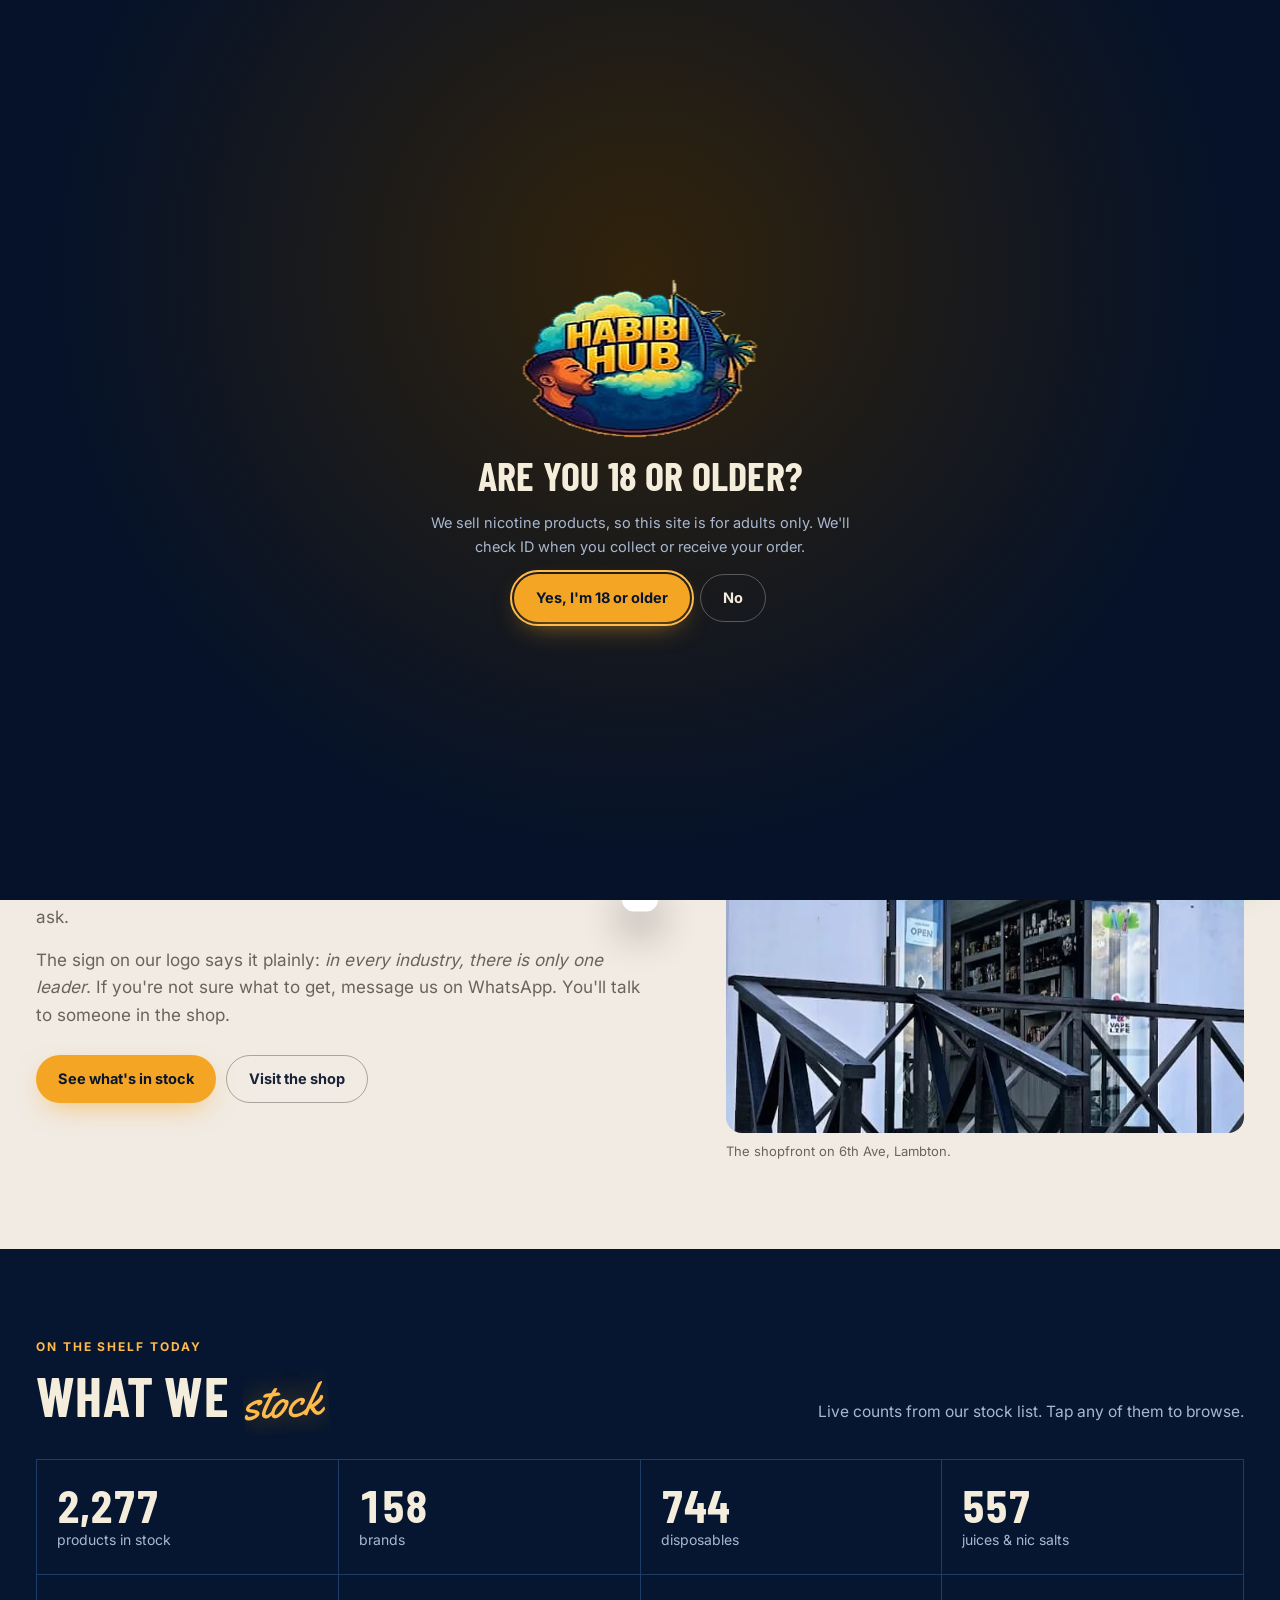
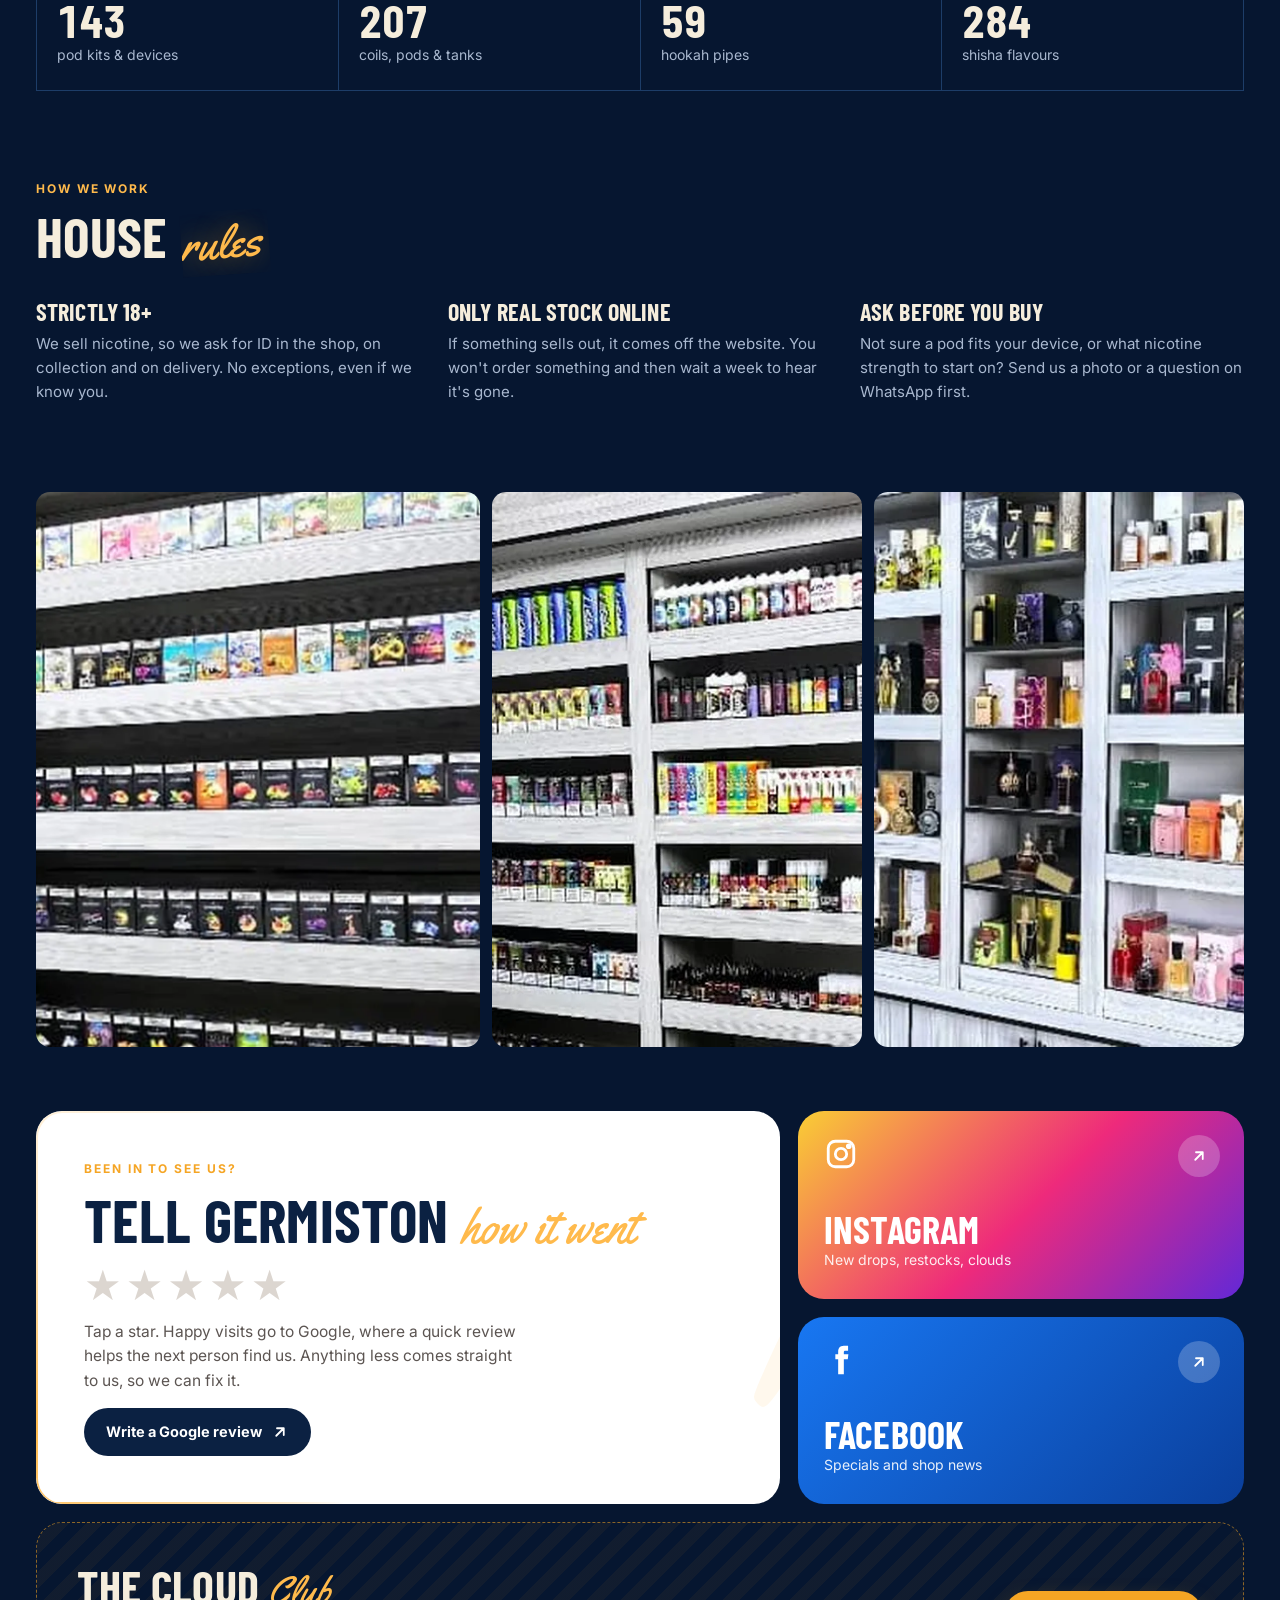
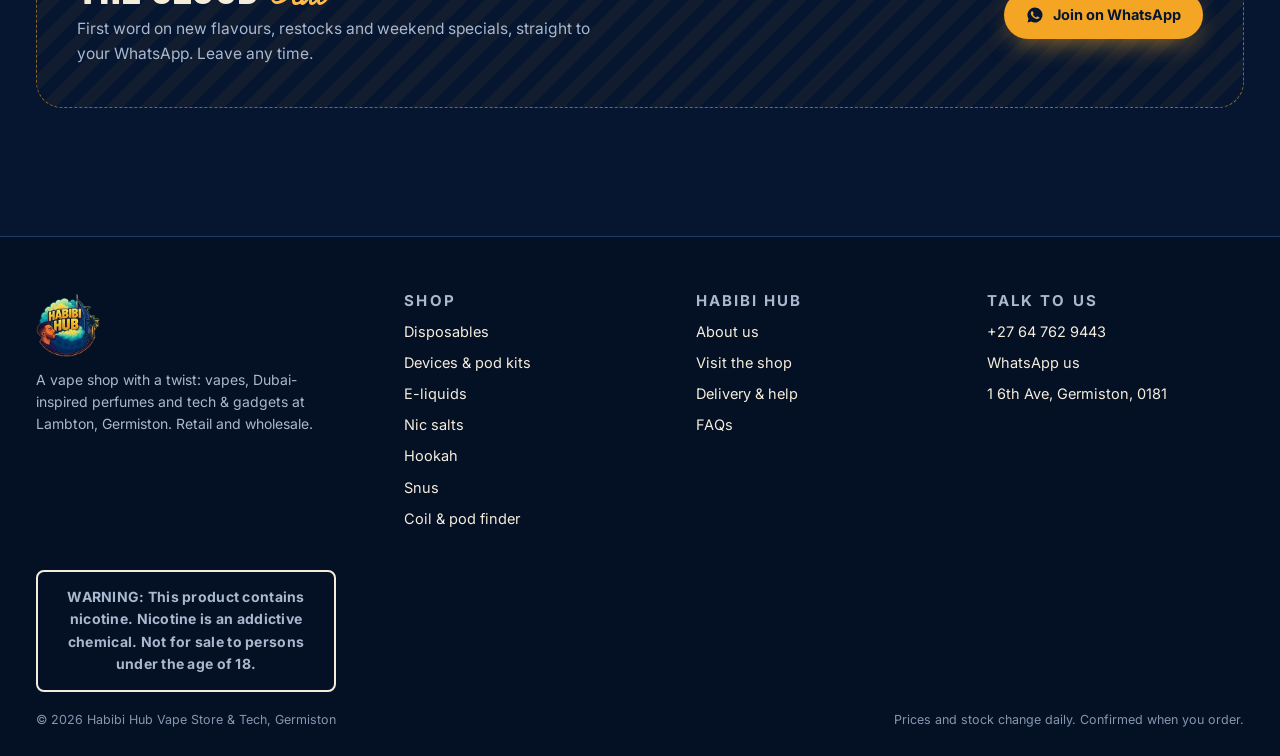
<file: about.html>
<!doctype html>
<html lang="en-ZA">
<head>
<meta charset="utf-8">
<meta name="viewport" content="width=device-width, initial-scale=1, viewport-fit=cover">
<title>About us · Habibi Hub Vape Store & Tech</title>
<meta name="description" content="Habibi Hub Vape Store & Tech is a vape shop with a twist on 6th Ave, Lambton, Germiston: vapes, Dubai-inspired perfumes and tech, retail and wholesale.">
<meta name="robots" content="noindex, nofollow">
<meta name="theme-color" content="#061630">
<link rel="icon" href="assets/img/icon.png">
<link rel="preload" href="assets/fonts/inter.woff2" as="font" type="font/woff2" crossorigin>
<link rel="preload" href="assets/fonts/barlow-condensed-700.woff2" as="font" type="font/woff2" crossorigin>
<link rel="stylesheet" href="assets/site.css">
<style>
.story{display:grid;grid-template-columns:1.1fr .9fr;gap:56px;align-items:center}
.story p{font-size:17px;color:var(--paper-mute);max-width:56ch}
.story p+p{margin-top:16px}
.story p b{color:var(--paper-ink)}
.story figure img{border-radius:16px;width:100%}
.story figcaption{font-size:13px;color:var(--paper-mute);margin-top:8px}
.stock{display:grid;grid-template-columns:repeat(4,1fr);border-top:1px solid var(--line);border-left:1px solid var(--line)}
.stock a{padding:22px 20px;border-right:1px solid var(--line);border-bottom:1px solid var(--line);transition:background .2s}
.stock a:hover{background:var(--panel)}
.stock b{display:block;font-family:var(--head);font-size:46px;line-height:1;font-variant-numeric:tabular-nums}
.stock span{color:var(--mute);font-size:14px}
.rules{display:grid;grid-template-columns:repeat(3,1fr);gap:28px}
.rules h3{font-size:24px;text-transform:uppercase;margin-bottom:8px}
.rules p{color:var(--mute);font-size:15px}
.gallery{display:grid;grid-template-columns:1.2fr 1fr 1fr;gap:12px}
.gallery img{border-radius:14px;width:100%;height:100%;object-fit:cover;aspect-ratio:4/5}
.cta{display:flex;gap:10px;flex-wrap:wrap;margin-top:26px}
@media (max-width:900px){.story{grid-template-columns:1fr}.stock{grid-template-columns:repeat(2,1fr)}.rules{grid-template-columns:1fr}.gallery{grid-template-columns:1fr 1fr}.gallery img:first-child{grid-column:1/-1;aspect-ratio:1}}
</style>
</head>
<body data-page="about">
<script src="assets/site.js"></script>
<main id="main">
  <div class="wrap">
    <nav class="crumbs" aria-label="Breadcrumb"><a href="index.html">Home</a><span>/</span><span>About us</span></nav>
    <header class="phead"><span class="tag">About Habibi Hub</span><h1 style="margin-top:12px">Behind the <span class="script">counter</span></h1>
      <p>A vape shop with a twist on 6th Ave in Lambton, Germiston. Vapes, Dubai-inspired perfumes and tech, for retail and wholesale customers.</p></header>
  </div>

  <section class="sec paper" style="margin-top:48px">
    <div class="wrap story">
      <div>
        <span class="tag">Who we are</span>
        <h2 style="margin:12px 0 22px">Lambton, <span class="script">Germiston</span></h2>
        <p>Habibi Hub Vape Store &amp; Tech is at <b>1 6th Ave in Lambton</b>, the white building with the black deck out front. Inside, one side is vapes: disposables, pod kits and shelves of e-liquids.</p>
        <p>That's the usual part. The twist is everything else: a wall of <b>Dubai-inspired perfumes</b>, and <b>tech &amp; gadgets</b> behind the counter. We sell retail and wholesale, so whether you need one disposable or a box for your own shop, ask.</p>
        <p>The sign on our logo says it plainly: <i>in every industry, there is only one leader</i>. If you're not sure what to get, message us on WhatsApp. You'll talk to someone in the shop.</p>
        <div class="cta"><a class="btn btn-red" href="shop.html">See what's in stock</a><a class="btn btn-line" href="visit.html">Visit the shop</a></div>
      </div>
      <figure><img src="assets/img/shopfront.webp" alt="The Habibi Hub Vape Store & Tech shopfront" width="600" height="583" loading="lazy"><figcaption>The shopfront on 6th Ave, Lambton.</figcaption></figure>
    </div>
  </section>

  <section class="sec">
    <div class="wrap">
      <div class="sec-head"><div><span class="tag">On the shelf today</span><h2>What we <span class="script">stock</span></h2></div><p>Live counts from our stock list. Tap any of them to browse.</p></div>
      <div class="stock" id="stock"></div>
    </div>
  </section>

  <section class="sec" style="padding-top:0">
    <div class="wrap">
      <div class="sec-head"><div><span class="tag">How we work</span><h2>House <span class="script">rules</span></h2></div></div>
      <div class="rules">
        <div class="rv"><h3>Strictly 18+</h3><p>We sell nicotine, so we ask for ID in the shop, on collection and on delivery. No exceptions, even if we know you.</p></div>
        <div class="rv"><h3>Only real stock online</h3><p>If something sells out, it comes off the website. You won't order something and then wait a week to hear it's gone.</p></div>
        <div class="rv"><h3>Ask before you buy</h3><p>Not sure a pod fits your device, or what nicotine strength to start on? Send us a photo or a question on WhatsApp first.</p></div>
      </div>
    </div>
  </section>

  <section class="sec" style="padding-top:0">
    <div class="wrap">
      <div class="gallery" style="margin-bottom:64px">
        <img src="assets/img/disposables.webp" alt="Disposables wall at Habibi Hub" width="600" height="795" loading="lazy">
        <img src="assets/img/eliquids.webp" alt="Rows of e-liquid bottles at Habibi Hub" width="600" height="685" loading="lazy">
        <img src="assets/img/interior.webp" alt="The Dubai-inspired perfume wall inside Habibi Hub" width="600" height="337" loading="lazy">
      </div>
      <div data-community></div>
    </div>
  </section>
</main>
<script>
loadProducts().then((all) => {
  const fmt = (n) => n.toLocaleString("en-ZA").replace(/ /g, " ");
  const n = (fn) => fmt(all.filter(fn).length);
  const brands = new Set(all.map((p) => p.b).filter(Boolean)).size;
  $("#stock").innerHTML = [
    [n(() => true), "products in stock", "shop.html"],
    [brands, "brands", "shop.html"],
    [n((p) => p.s === "Disposables"), "disposables", "shop.html?s=Disposables"],
    [n((p) => p.s === "Nic Salts" || p.s === "E Liquids"), "juices & nic salts", "shop.html?c=vape"],
    [n((p) => p.s === "Devices"), "pod kits & devices", "shop.html?s=Devices"],
    [n((p) => p.s === "Coils, Pods & Tanks"), "coils, pods & tanks", "shop.html?s=Coils%2C+Pods+%26+Tanks"],
    [n((p) => p.s === "Hookah Pipes"), "hookah pipes", "shop.html?s=Hookah+Pipes"],
    [n((p) => p.s === "Hookah Flavour"), "shisha flavours", "shop.html?s=Hookah+Flavour"]
  ].map(([v, l, h]) => `<a href="${h}"><b>${v}</b><span>${l}</span></a>`).join("");
});
</script>
</body>
</html>
</file>
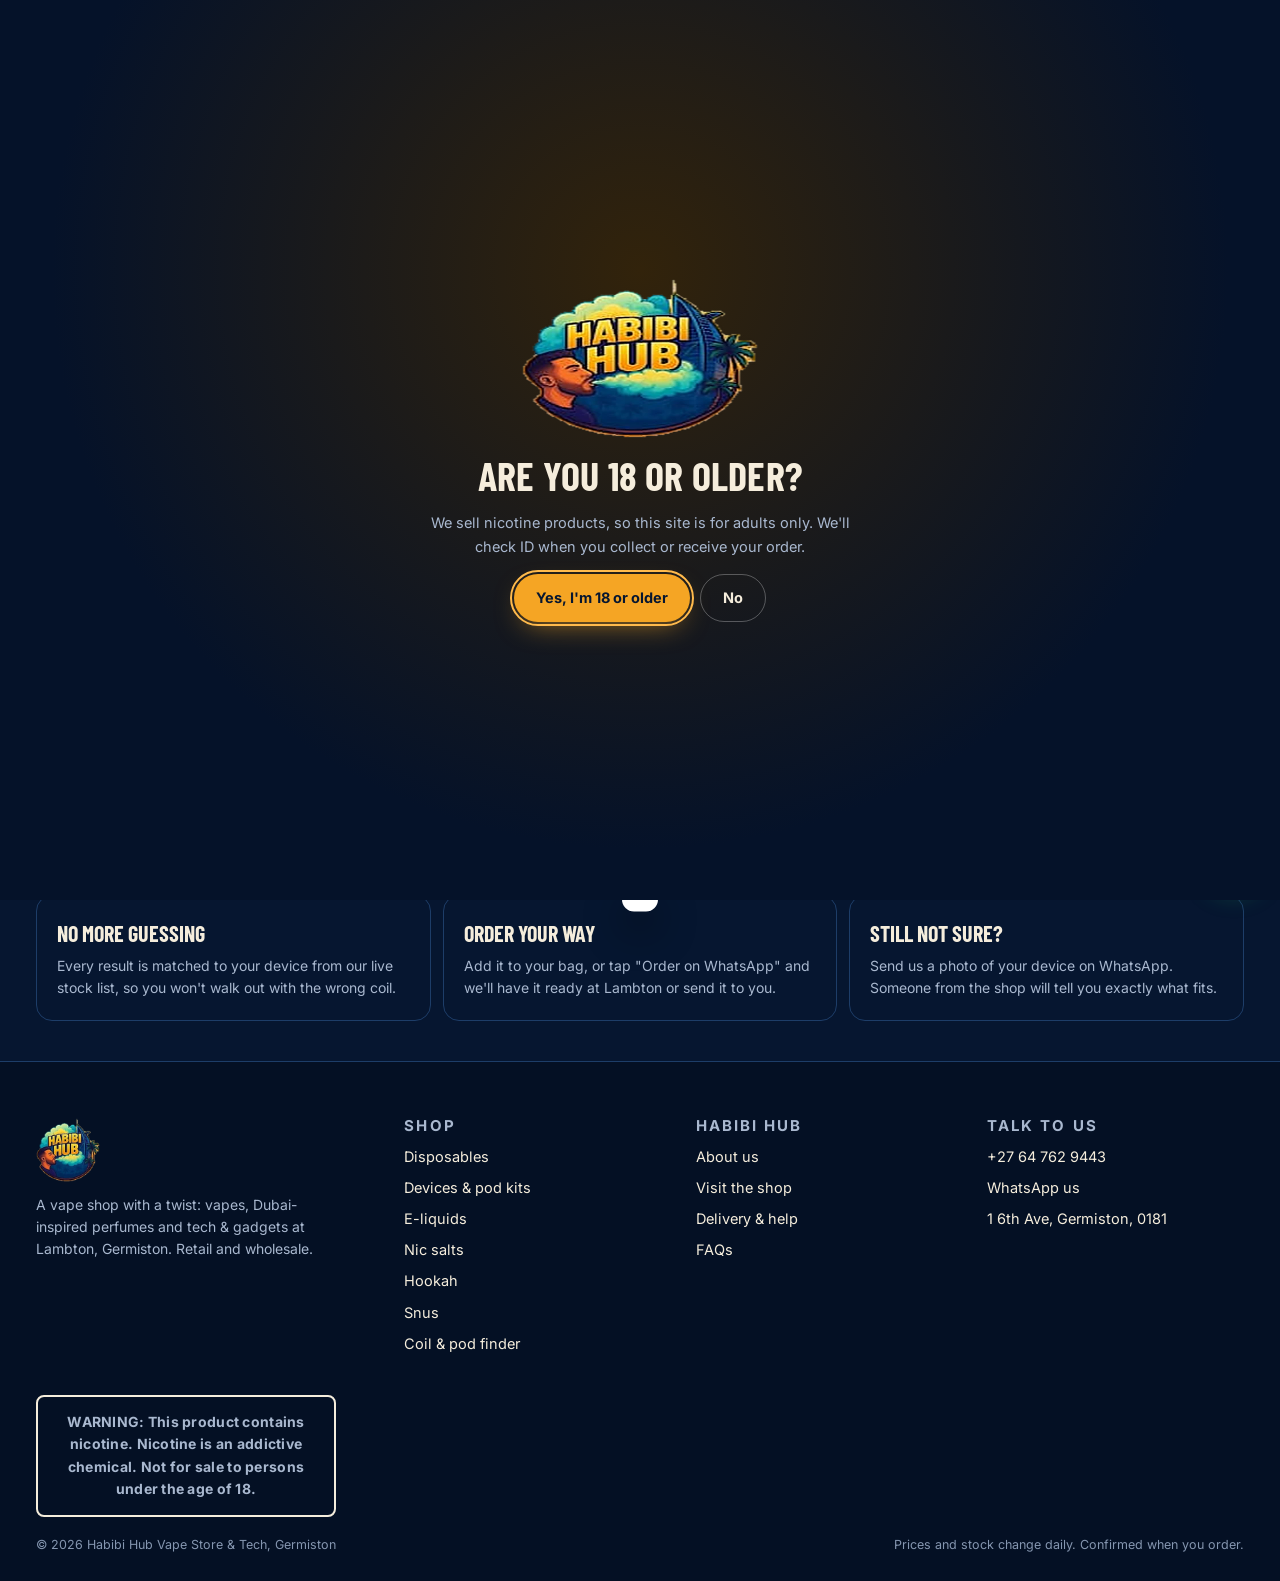
<file: fit.html>
<!doctype html>
<html lang="en-ZA">
<head>
<meta charset="utf-8">
<meta name="viewport" content="width=device-width, initial-scale=1, viewport-fit=cover">
<title>Coil & Pod Finder · Habibi Hub Vape Store & Tech</title>
<meta name="description" content="Pick your device and see the coils, pods and juices that fit it, in stock at Habibi Hub Vape Store & Tech, Germiston. Order on WhatsApp or add to your bag.">
<meta name="robots" content="noindex, nofollow">
<meta name="theme-color" content="#061630">
<link rel="icon" href="assets/img/icon.png">
<link rel="preload" href="assets/fonts/inter.woff2" as="font" type="font/woff2" crossorigin>
<link rel="preload" href="assets/fonts/barlow-condensed-700.woff2" as="font" type="font/woff2" crossorigin>
<link rel="stylesheet" href="assets/site.css">
<style>
.fhero{position:relative;z-index:5;border-bottom:1px solid var(--line);background:radial-gradient(ellipse 60% 70% at 85% 30%,rgba(245,165,36,.2),transparent 70%),var(--bg)}
.fhero .wrap{position:relative;z-index:1;padding-block:30px 46px;display:grid;grid-template-columns:1.2fr .8fr;gap:40px;align-items:end}
.fhero h1{font-size:clamp(46px,7.4vw,96px);line-height:.9;margin-top:12px}
.fhero p{color:var(--mute);max-width:560px;margin-top:16px;font-size:16.5px}
.facts{display:flex;gap:10px 28px;flex-wrap:wrap;margin-top:24px}
.facts div{border-left:2px solid var(--red);padding-left:12px;font-size:12.5px;color:var(--mute);text-transform:uppercase;letter-spacing:.06em}
.facts b{display:block;font-family:var(--head);font-size:34px;line-height:1;color:var(--ink);letter-spacing:0}
.find{position:relative;display:grid;gap:10px}
.find label{font-size:12px;font-weight:700;letter-spacing:.14em;text-transform:uppercase;color:var(--dim)}
.fsearch{display:flex;align-items:center;gap:10px;height:58px;padding:0 18px;border-radius:16px;background:var(--panel2);border:1.5px solid var(--line);transition:border-color .2s,box-shadow .2s}
.fsearch:focus-within{border-color:var(--red);box-shadow:0 0 0 5px rgba(245,165,36,.15)}
.fsearch svg{width:20px;color:var(--dim);flex:none}
.fsearch input{flex:1;background:none;border:0;outline:0;font-size:16px;min-width:0}
.sugg{position:absolute;left:0;right:0;top:calc(100% + 6px);z-index:30;background:#151212;border:1px solid var(--line);border-radius:14px;overflow:hidden;box-shadow:0 24px 50px rgba(0,0,0,.6)}
.sugg button,.sugg .sbtn{display:flex;justify-content:space-between;gap:12px;width:100%;padding:12px 16px;text-align:left;font-size:14.5px;border-bottom:1px solid var(--line)}
.sugg button:last-child{border:0}
.sugg button:hover,.sugg button.on{background:rgba(245,165,36,.12)}
.sugg small{color:var(--dim);white-space:nowrap}
.mine{display:inline-flex;align-items:center;gap:8px;font-size:13.5px;color:var(--mute)}
.mine button{color:var(--ink);font-weight:600;text-decoration:underline;text-underline-offset:3px}

.stepl{display:flex;align-items:center;gap:12px;margin:34px 0 14px}
.stepl b{width:30px;height:30px;border-radius:50%;background:var(--red);color:#fff;display:grid;place-items:center;font-family:var(--head);font-size:18px;flex:none}
.stepl h2{font-size:28px}
.brands{display:grid;grid-template-columns:repeat(auto-fill,minmax(150px,1fr));gap:10px}
.brandb{padding:16px;border-radius:16px;background:var(--panel);border:1.5px solid var(--line);text-align:left;transition:all .25s var(--ease)}
.brandb:hover{border-color:#5a4f4f;transform:translateY(-2px)}
.brandb[aria-pressed="true"]{border-color:var(--red);background:linear-gradient(160deg,rgba(245,165,36,.18),var(--panel))}
.brandb b{display:block;font-family:var(--head);font-size:24px;text-transform:uppercase;line-height:1}
.brandb span{font-size:12.5px;color:var(--mute)}
.models{display:flex;flex-wrap:wrap;gap:8px}
.model{padding:11px 16px;border-radius:999px;border:1.5px solid var(--line);font-size:14px;font-weight:600;color:var(--mute);transition:all .2s;background:rgba(255,255,255,.02)}
.model:hover{color:var(--ink);border-color:#fff}
.model[aria-pressed="true"]{background:#fff;color:#111;border-color:#fff}
.model small{opacity:.6;font-weight:500;margin-left:4px}

.res{margin-top:34px;border-radius:26px;border:1px solid var(--line);background:linear-gradient(180deg,#151212,var(--bg));padding:clamp(18px,3.5vw,36px);animation:qin .5s var(--ease)}
@keyframes qin{from{opacity:0;transform:translateY(18px)}}
.rhead{display:grid;grid-template-columns:auto 1fr auto;gap:20px;align-items:center;padding-bottom:22px;border-bottom:1px solid var(--line)}
.rhead .pic{width:96px;height:96px;border-radius:18px;background:#fff;overflow:hidden;display:grid;place-items:center}
.rhead .pic img{width:100%;height:100%;object-fit:contain;padding:8px}
.rhead .pic .noimg img{width:70%}
.rhead .tag{display:block;margin-bottom:6px}
.rhead h2{font-size:clamp(28px,3.6vw,42px);text-transform:none;line-height:1}
.rhead p{color:var(--mute);margin-top:6px;font-size:14.5px}
.rhead p b{color:var(--ok)}
.grp{margin-top:26px}
.grp h3{font-size:22px;text-transform:uppercase;display:flex;align-items:baseline;gap:10px;margin-bottom:12px}
.grp h3 small{font-family:var(--body);font-size:13px;color:var(--dim);font-weight:600;text-transform:none}
.fitgrid{display:grid;grid-template-columns:repeat(auto-fill,minmax(200px,1fr));gap:14px}
.fitc{display:flex;flex-direction:column}
.fitc .card{border-bottom-left-radius:0;border-bottom-right-radius:0;flex:1}
.ordwa{display:flex;align-items:center;justify-content:center;gap:8px;height:42px;border-radius:0 0 var(--r) var(--r);background:#1d3b2a;color:#7ee3a8;font-weight:700;font-size:13.5px;border:1px solid #24563a;border-top:0;transition:background .2s,color .2s}
.ordwa:hover{background:#25d366;color:#05301a}
.ordwa svg{width:16px;height:16px}
.ohm{margin-top:24px;display:grid;grid-template-columns:repeat(3,1fr);gap:10px}
.ohm div{padding:14px 16px;border-radius:14px;background:var(--panel);border:1px solid var(--line);font-size:13.5px;color:var(--mute)}
.ohm b{display:block;color:var(--ink);font-size:14.5px;margin-bottom:2px}
.jtabs{display:flex;gap:6px;flex-wrap:wrap;margin-bottom:12px}
.jtabs button{padding:8px 14px;border-radius:999px;border:1px solid var(--line);font-size:13px;font-weight:600;color:var(--mute)}
.jtabs button[aria-pressed="true"]{background:var(--red);border-color:var(--red);color:#fff}
.help{margin-top:28px;display:flex;justify-content:space-between;align-items:center;gap:16px 24px;flex-wrap:wrap;padding:20px 22px;border-radius:18px;border:1.5px dashed rgba(37,211,102,.45);background:rgba(37,211,102,.05)}
.help b{font-size:16px}
.help p{color:var(--mute);font-size:14px;margin-top:2px}
.empty{padding:40px 10px}
.how{display:grid;grid-template-columns:repeat(3,1fr);gap:12px;margin-top:40px}
.how div{padding:20px;border-radius:16px;border:1px solid var(--line)}
.how b{display:block;font-family:var(--head);font-size:22px;text-transform:uppercase;margin-bottom:4px}
.how p{color:var(--mute);font-size:14px}
@media (max-width:900px){.fhero .wrap{grid-template-columns:1fr;gap:24px}.ohm,.how{grid-template-columns:1fr}.rhead{grid-template-columns:auto 1fr}.rhead>.btn{grid-column:1/-1}}
@media (max-width:560px){.rhead .pic{width:72px;height:72px}.fitgrid{grid-template-columns:repeat(2,minmax(0,1fr));gap:10px}.ordwa{font-size:12px;gap:5px}}
</style>
</head>
<body data-page="fit">
<script src="assets/site.js"></script>
<script src="assets/fits.js"></script>
<main id="main">
  <section class="fhero">
    <div class="wrap">
      <div>
        <nav class="crumbs" aria-label="Breadcrumb" style="padding-top:0"><a href="index.html">Home</a><span>/</span><span>Coil &amp; Pod Finder</span></nav>
        <span class="tag" style="display:block;margin-top:16px">Coil &amp; Pod Finder</span>
        <h1>What fits my <span class="script">device?</span></h1>
        <p>Pick your device and see every coil, pod and tank that fits it, all in stock right now, plus juice that suits it. Add to your bag or order straight on WhatsApp.</p>
        <div class="facts"><div><b id="n-dev">65</b>devices covered</div><div><b id="n-fit">190</b>coils &amp; pods matched</div><div><b>24/7</b>no waiting for the counter</div></div>
      </div>
      <div class="find">
        <label for="fq">Find your device</label>
        <div class="fsearch"><span id="fq-ic"></span><input id="fq" type="search" autocomplete="off" placeholder="e.g. XROS 4, Nord 5, Caliburn G2" aria-controls="sugg" aria-autocomplete="list"></div>
        <div class="sugg" id="sugg" role="listbox" hidden></div>
        <span class="mine" id="mine" hidden></span>
      </div>
    </div>
  </section>

  <div class="wrap">
    <div class="stepl"><b>1</b><h2>Pick the brand</h2></div>
    <div class="brands" id="brands"></div>
    <div id="step2" hidden>
      <div class="stepl"><b>2</b><h2>Pick your device</h2></div>
      <div class="models" id="models"></div>
    </div>
    <div id="result"></div>
    <div class="how" id="how">
      <div><b>No more guessing</b><p>Every result is matched to your device from our live stock list, so you won't walk out with the wrong coil.</p></div>
      <div><b>Order your way</b><p>Add it to your bag, or tap "Order on WhatsApp" and we'll have it ready at Lambton or send it to you.</p></div>
      <div><b>Still not sure?</b><p>Send us a photo of your device on WhatsApp. Someone from the shop will tell you exactly what fits.</p></div>
    </div>
  </div>
</main>
<script>
$("#fq-ic").outerHTML = I.search;
const fmt = (n) => n.toLocaleString("en-ZA").replace(/ /g, " ");
const BRANDS = [...new Set(FITS.map((f) => f.brand))];
let ALL = [], brand = "", fam = null, jtab = "", jflav = "";

const typeOf = (p) => /tank|glass|\brta\b|\brda\b|drip/i.test(p.n) ? "Tanks & glass" : /pod|cartridge|cartdridge/i.test(p.n) ? "Pods & cartridges" : "Coils";
const devicePic = (f) => f.devRe && ALL.find((p) => p.s === "Devices" && p.t && f.devRe.test(p.n) && !(f.notRe && f.notRe.test(p.n)));
const ohms = (n) => parseFloat((n.match(/(\d+(?:\.\d+)?)\s*ohm/i) || [])[1]) || 9;

function fitCard(p, i) {
  const msg = `Hi Habibi Hub, I'd like to order: ${p.n} (${p.p ? R(p.p) : "price?"})${fam ? ` for my ${fam.name.replace(/\s*\(.*\)/, "")}` : ""}. Is it in stock?`;
  return `<div class="fitc">${cardHtml(p, i)}<a class="ordwa" href="${wa(msg)}" target="_blank" rel="noopener">${I.wa} Order on WhatsApp</a></div>`;
}

function drawBrands() {
  $("#brands").innerHTML = BRANDS.map((b) => {
    const n = FITS.filter((f) => f.brand === b).length;
    return `<button class="brandb" data-brand="${esc(b)}" aria-pressed="${b === brand}"><b>${esc(b)}</b><span>${n} device${n > 1 ? "s" : ""}</span></button>`;
  }).join("");
}
function drawModels() {
  $("#step2").hidden = !brand;
  $("#models").innerHTML = FITS.filter((f) => f.brand === brand).map((f) =>
    `<button class="model" data-fam="${f.id}" aria-pressed="${fam === f}">${esc(f.name)}<small>${fitsFor(f, ALL).length}</small></button>`).join("");
}
function drawResult(scroll) {
  const box = $("#result");
  $("#how").hidden = !!fam;
  if (!fam) { box.innerHTML = ""; return; }
  const items = fitsFor(fam, ALL).sort((a, b) => (!!b.t - !!a.t) || ohms(a.n) - ohms(b.n));
  const groups = ["Pods & cartridges", "Coils", "Tanks & glass"].map((g) => [g, items.filter((p) => typeOf(p) === g)]).filter(([, l]) => l.length);
  const pic = devicePic(fam);
  if (!jtab) jtab = fam.juice === "free" ? "E Liquids" : "Nic Salts";
  const short = fam.name.replace(/\s*\(.*\)/, "");
  box.innerHTML = `<section class="res" id="res" aria-live="polite">
    <div class="rhead">
      <div class="pic">${pic ? `<img src="${esc(pic.t)}" alt="${esc(pic.n)}">` : `<div class="noimg"><img src="assets/img/logo-sm.webp" alt=""></div>`}</div>
      <div><span class="tag">${esc(fam.brand)} · your device</span><h2>${esc(fam.name)}</h2><p><b>${items.length} part${items.length > 1 ? "s" : ""} in stock</b> that fit${pic ? ` · <a class="link" href="product.html?id=${pic.id}">see the device</a>` : ""}</p></div>
      <button class="btn btn-line btn-sm" id="share-fit">Share this list</button>
    </div>
    ${groups.map(([g, l]) => `<div class="grp"><h3>${g}<small>${l.length} in stock</small></h3><div class="fitgrid">${l.map(fitCard).join("")}</div></div>`).join("")}
    ${fam.id === "rebuild" ? "" : `<div class="ohm">
      <div><b>Lower ohms (0.15–0.4Ω)</b>Bigger clouds and more flavour. Use with e-liquid at 3mg.</div>
      <div><b>Middle (0.6–0.8Ω)</b>The all-rounder. Works with most nic salts and juices.</div>
      <div><b>Higher (1.0–1.4Ω)</b>Tighter, cigarette-style draw. Best with nic salts.</div></div>`}
    <div class="grp" id="juice"><h3>Juice for your ${esc(short)}</h3>
      <div class="jtabs" id="jtabs">${fam.juice === "both" ? `<button data-jt="Nic Salts" aria-pressed="${jtab === "Nic Salts"}">Nic salts</button><button data-jt="E Liquids" aria-pressed="${jtab === "E Liquids"}">E-liquids</button><span style="width:10px"></span>` : ""}
        <button data-jf="" aria-pressed="${!jflav}">All flavours</button>${Object.entries(FLAVOURS).map(([k, v]) => `<button data-jf="${k}" aria-pressed="${jflav === k}">${v.label}</button>`).join("")}</div>
      <div class="rail" id="jrail"></div></div>
    <div class="help"><div><b>Not sure, or can't see your device?</b><p>Send us a photo of it on WhatsApp and we'll tell you exactly what fits.</p></div>
      <a class="btn btn-wa" target="_blank" rel="noopener" href="${wa(`Hi Habibi Hub, I have a ${short}. Can you help me find the right coils or pods? (I'll send a photo)`)}">${I.wa} Ask the shop</a></div>
  </section>`;
  drawJuice();
  $("#share-fit").onclick = async () => {
    const url = location.href;
    try { if (navigator.share) await navigator.share({ title: `Coils & pods for ${short}`, url }); else { await navigator.clipboard.writeText(url); toast("Link copied. Send it to a friend with the same device."); } } catch {}
  };
  if (scroll) $("#res").scrollIntoView({ behavior: "smooth", block: "start" });
}
function drawJuice() {
  const re = jflav ? FLAVOURS[jflav].re : null;
  const list = ALL.filter((p) => p.s === jtab && p.t && p.p && (!re || re.test(p.n))).sort((a, b) => b.new - a.new);
  const seen = new Set(), mix = list.filter((p) => !seen.has(p.b) && seen.add(p.b)).concat(list).filter((p, i, a) => a.indexOf(p) === i).slice(0, 12);
  $("#jrail").innerHTML = mix.map(cardHtml).join("") || `<p class="muted">Nothing in that flavour right now.</p>`;
  $$("#jtabs [data-jt]").forEach((b) => b.setAttribute("aria-pressed", b.dataset.jt === jtab));
  $$("#jtabs [data-jf]").forEach((b) => b.setAttribute("aria-pressed", b.dataset.jf === jflav));
}
function choose(f, scroll = true) {
  fam = f; brand = f ? f.brand : brand; jtab = ""; jflav = "";
  if (f) { store.set("cv_device", f.id); history.replaceState(null, "", "fit.html?d=" + f.id); document.title = `Coils & pods for ${f.name.replace(/\s*\(.*\)/, "")} · Habibi Hub Vape Store & Tech`; }
  drawBrands(); drawModels(); drawResult(scroll); drawMine();
}
function drawMine() {
  const id = store.get("cv_device", ""), f = FITS.find((x) => x.id === id);
  $("#mine").hidden = !f || f === fam;
  if (f && f !== fam) { $("#mine").innerHTML = `Your device: <button id="mine-go">${esc(f.name.replace(/\s*\(.*\)/, ""))}</button>`; $("#mine-go").onclick = () => choose(f); }
}

// search with suggestions
let sIdx = -1;
function suggest() {
  const q = $("#fq").value.trim().toLowerCase(), box = $("#sugg");
  if (!q) { box.hidden = true; return; }
  const words = q.split(/\s+/);
  const hits = FITS.filter((f) => words.every((w) => (f.brand + " " + f.name).toLowerCase().includes(w))).slice(0, 7);
  sIdx = -1;
  box.innerHTML = hits.length ? hits.map((f, i) => `<button role="option" data-fam="${f.id}">${esc(f.name)}<small>${esc(f.brand)} · ${((n) => n + (n === 1 ? " part" : " parts"))(fitsFor(f, ALL).length)}</small></button>`).join("")
    : `<a class="sbtn" href="${wa("Hi Habibi Hub, what coils or pods fit my " + q + "?")}" target="_blank" rel="noopener">Not listed. Ask us about "${esc(q)}" on WhatsApp</a>`;
  box.hidden = false;
}
$("#fq").addEventListener("input", suggest);
$("#fq").addEventListener("keydown", (e) => {
  const opts = $$("#sugg button"); if (!opts.length || $("#sugg").hidden) return;
  if (e.key === "ArrowDown" || e.key === "ArrowUp") { e.preventDefault(); sIdx = (sIdx + (e.key === "ArrowDown" ? 1 : -1) + opts.length) % opts.length; opts.forEach((o, i) => o.classList.toggle("on", i === sIdx)); }
  if (e.key === "Enter") { e.preventDefault(); (opts[sIdx] || opts[0]).click(); }
});
document.addEventListener("click", (e) => {
  const t = e.target.closest("[data-brand],[data-fam],[data-jt],[data-jf]");
  if (!e.target.closest(".find")) $("#sugg").hidden = true;
  if (!t) return;
  if (t.dataset.brand !== undefined) { brand = t.dataset.brand; fam = null; drawBrands(); drawModels(); drawResult(); $("#step2").scrollIntoView({ behavior: "smooth", block: "center" }); }
  else if (t.dataset.fam) { $("#sugg").hidden = true; $("#fq").value = ""; choose(FITS.find((f) => f.id === t.dataset.fam)); }
  else if (t.dataset.jt) { jtab = t.dataset.jt; drawJuice(); }
  else if (t.dataset.jf !== undefined) { jflav = t.dataset.jf; drawJuice(); }
});

loadProducts().then((all) => {
  ALL = all;
  // plain numbers here: animating them re-lays out the whole results page every frame
  $("#n-dev").textContent = FITS.length;
  $("#n-fit").textContent = all.filter((p) => familiesForCoil(p).length).length;
  const start = FITS.find((f) => f.id === new URLSearchParams(location.search).get("d"));
  start ? choose(start, false) : (drawBrands(), drawMine());
});
</script>
</body>
</html>
</file>
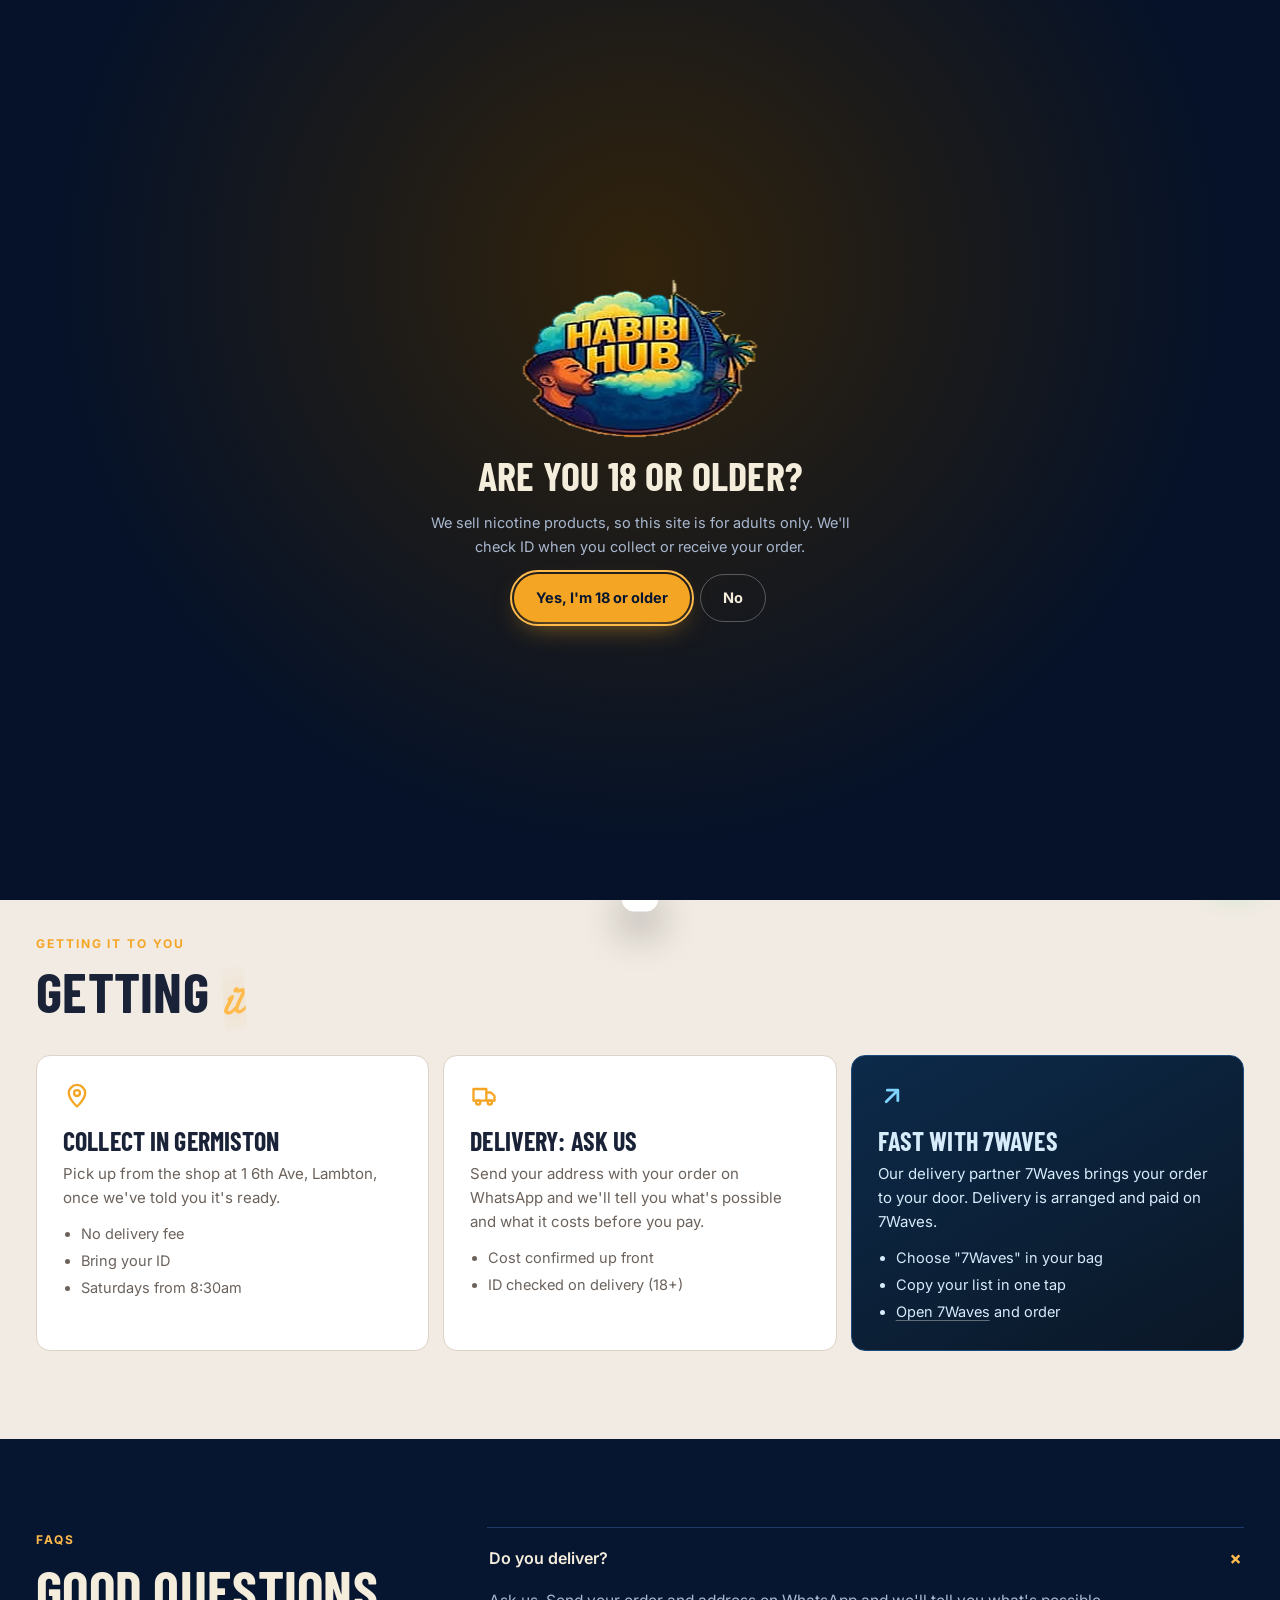
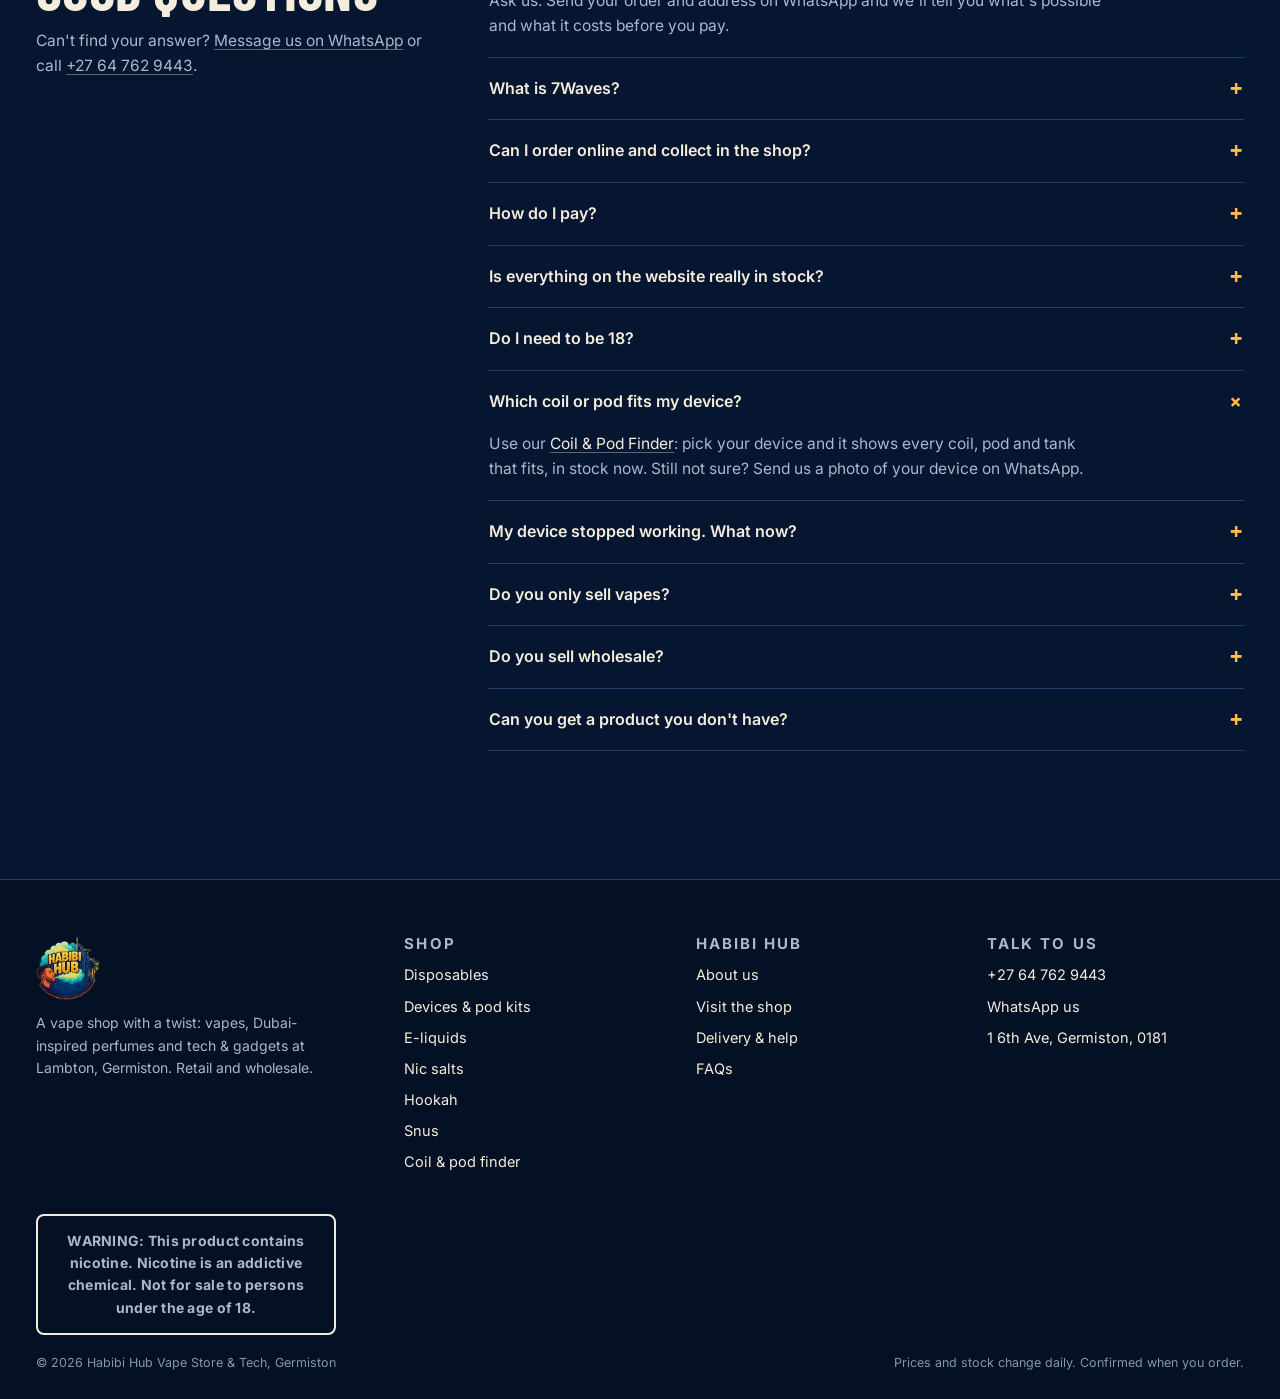
<file: help.html>
<!doctype html>
<html lang="en-ZA">
<head>
<meta charset="utf-8">
<meta name="viewport" content="width=device-width, initial-scale=1, viewport-fit=cover">
<title>Delivery & help · Habibi Hub Vape Store & Tech</title>
<meta name="description" content="How ordering on WhatsApp, collection in Lambton, delivery and payment work at Habibi Hub Vape Store & Tech, Germiston, plus answers to common questions.">
<meta name="robots" content="noindex, nofollow">
<meta name="theme-color" content="#061630">
<link rel="icon" href="assets/img/icon.png">
<link rel="preload" href="assets/fonts/inter.woff2" as="font" type="font/woff2" crossorigin>
<link rel="preload" href="assets/fonts/barlow-condensed-700.woff2" as="font" type="font/woff2" crossorigin>
<link rel="stylesheet" href="assets/site.css">
<style>
.steps{display:grid;grid-template-columns:repeat(3,1fr);gap:14px;counter-reset:st}
.step{counter-increment:st;padding:24px;border-radius:var(--r);background:var(--panel);border:1px solid var(--line)}
.step::before{content:counter(st);display:grid;place-items:center;width:38px;height:38px;border-radius:50%;background:var(--red);color:#fff;font-family:var(--head);font-size:22px;margin-bottom:14px}
.step h3{font-size:23px;text-transform:uppercase;margin-bottom:6px}
.step p{color:var(--mute);font-size:14.5px}
.ways{display:grid;grid-template-columns:repeat(3,1fr);gap:14px}
.ways:has(> :nth-child(2):last-child){grid-template-columns:repeat(2,1fr)}
.way.wv{background:linear-gradient(150deg,#0c2a4a,#0b1726);border-color:#1d4a7a}
.way.wv h3,.way.wv p,.way.wv ul{color:#d6ecfb}
.way.wv svg{color:#7dd3fc}
.way{padding:26px;border-radius:var(--r);border:1px solid var(--paper-line);background:#fff}
.way h3{font-size:26px;text-transform:uppercase;margin:10px 0 8px;color:var(--paper-ink)}
.way p{color:var(--paper-mute);font-size:15px}
.way svg{width:28px;height:28px;color:var(--red)}
.way ul{margin:12px 0 0 18px;color:var(--paper-mute);font-size:14.5px;display:grid;gap:4px}
.faq{display:grid;grid-template-columns:.7fr 1.3fr;gap:44px;align-items:start}
.qa{border-top:1px solid var(--line)}
.qa details{border-bottom:1px solid var(--line)}
.qa summary{list-style:none;cursor:pointer;display:flex;justify-content:space-between;gap:16px;padding:18px 2px;font-weight:600;font-size:16px}
.qa summary::-webkit-details-marker{display:none}
.qa summary::after{content:"+";font-family:var(--head);font-size:28px;line-height:.8;color:var(--red-hi);transition:transform .25s}
.qa details[open] summary::after{transform:rotate(45deg)}
.qa details p{color:var(--mute);padding:0 2px 18px;max-width:62ch}
.qa details p a{color:var(--ink)}
@media (max-width:860px){.steps,.ways,.faq{grid-template-columns:1fr}}
</style>
</head>
<body data-page="help">
<script src="assets/site.js"></script>
<main id="main">
  <div class="wrap">
    <nav class="crumbs" aria-label="Breadcrumb"><a href="index.html">Home</a><span>/</span><span>Delivery &amp; help</span></nav>
    <header class="phead"><span class="tag">Ordering made simple</span><h1 style="margin-top:12px">Delivery &amp; <span class="script">help</span></h1>
      <p>How ordering works, what delivery and collection look like, and answers to the questions we get asked most.</p></header>
  </div>

  <section class="sec" style="padding-top:48px">
    <div class="wrap">
      <div class="sec-head"><div><span class="tag">How to order</span><h2>Three steps</h2></div></div>
      <div class="steps">
        <div class="step"><h3>Fill your bag</h3><p>Browse the <a class="link" href="shop.html">shop</a> and add what you want. Everything listed is in stock.</p></div>
        <div class="step"><h3>Send it on WhatsApp</h3><p>Open your bag, choose collect or deliver, and tap send. Your order arrives as a message to us.</p></div>
        <div class="step"><h3>We confirm, you pay</h3><p>We check we have it, confirm the total and how you'd like to pay. Then it's yours.</p></div>
      </div>
    </div>
  </section>

  <section class="sec paper">
    <div class="wrap">
      <div class="sec-head"><div><span class="tag">Getting it to you</span><h2>Getting <span class="script">it</span></h2></div></div>
      <div class="ways">
        <div class="way"><span data-i="pin"></span><h3>Collect in Germiston</h3><p>Pick up from the shop at 1 6th Ave, Lambton, once we've told you it's ready.</p>
          <ul><li>No delivery fee</li><li>Bring your ID</li><li>Saturdays from 8:30am</li></ul></div>
        <div class="way"><span data-i="truck"></span><h3>Delivery: ask us</h3><p>Send your address with your order on WhatsApp and we'll tell you what's possible and what it costs before you pay.</p>
          <ul><li>Cost confirmed up front</li><li>ID checked on delivery (18+)</li></ul></div>
        <div class="way wv" data-f="partner"><span data-i="out"></span><h3>Fast with 7Waves</h3><p>Our delivery partner 7Waves brings your order to your door. Delivery is arranged and paid on 7Waves.</p>
          <ul><li>Choose "7Waves" in your bag</li><li>Copy your list in one tap</li><li><a class="link" id="wave-help" target="_blank" rel="noopener">Open 7Waves</a> and order</li></ul></div>
      </div>
    </div>
  </section>

  <section class="sec" id="faq">
    <div class="wrap faq">
      <div><span class="tag">FAQs</span><h2 style="margin-top:10px">Good questions</h2><p class="muted" style="margin-top:12px">Can't find your answer? <a class="link" id="faq-wa" target="_blank" rel="noopener">Message us on WhatsApp</a> or call <a class="link" href="tel:+27647629443">+27 64 762 9443</a>.</p></div>
      <div class="qa">
        <details open><summary>Do you deliver?</summary><p>Ask us. Send your order and address on WhatsApp and we'll tell you what's possible and what it costs before you pay.</p></details>
        <details data-f="partner"><summary>What is 7Waves?</summary><p>7Waves is our delivery partner for fast local orders. Pick "7Waves" in your bag, copy your list and order the same items on 7Waves.</p></details>
                <details><summary>Can I order online and collect in the shop?</summary><p>Yes. Choose "Collect" in your bag. We'll let you know on WhatsApp when it's packed and waiting for you at Lambton.</p></details>
        <details><summary>How do I pay?</summary><p>Pay in the shop when you collect, or order on WhatsApp and we'll confirm the total and how to pay before anything is sent.</p></details>
        <details><summary>Is everything on the website really in stock?</summary><p>The website only lists products that are in stock on our stock list. Things do sell fast, so if something goes before we confirm your order, we'll tell you straight away and suggest something similar.</p></details>
        <details><summary>Do I need to be 18?</summary><p>Yes. We only sell to adults and check ID in the shop, on collection and on delivery.</p></details>
        <details open><summary>Which coil or pod fits my device?</summary><p>Use our <a class="link" href="fit.html">Coil &amp; Pod Finder</a>: pick your device and it shows every coil, pod and tank that fits, in stock now. Still not sure? Send us a photo of your device on WhatsApp.</p></details>
        <details><summary>My device stopped working. What now?</summary><p>Message us with your order details and what's happening. Warranty depends on the brand, but we'll help you sort it out.</p></details>
        <details><summary>Do you only sell vapes?</summary><p>No. We also stock Dubai-inspired perfumes and tech &amp; gadgets. Ask us on WhatsApp what's in, or come and have a look.</p></details>
        <details><summary>Do you sell wholesale?</summary><p>Yes, we sell wholesale and retail. Call or WhatsApp <a class="link" href="tel:+27647629443">064 762 9443</a> with what you need.</p></details>
        <details><summary>Can you get a product you don't have?</summary><p>Often, yes. Tell us what you're after and we'll check with our suppliers.</p></details>
      </div>
    </div>
  </section>
</main>
<script>
$$("[data-i]").forEach((el) => (el.outerHTML = I[el.dataset.i]));
$("#faq-wa").href = wa("Hi Habibi Hub, I have a question: ");
$("#wave-help").href = waveLink();
</script>
</body>
</html>
</file>
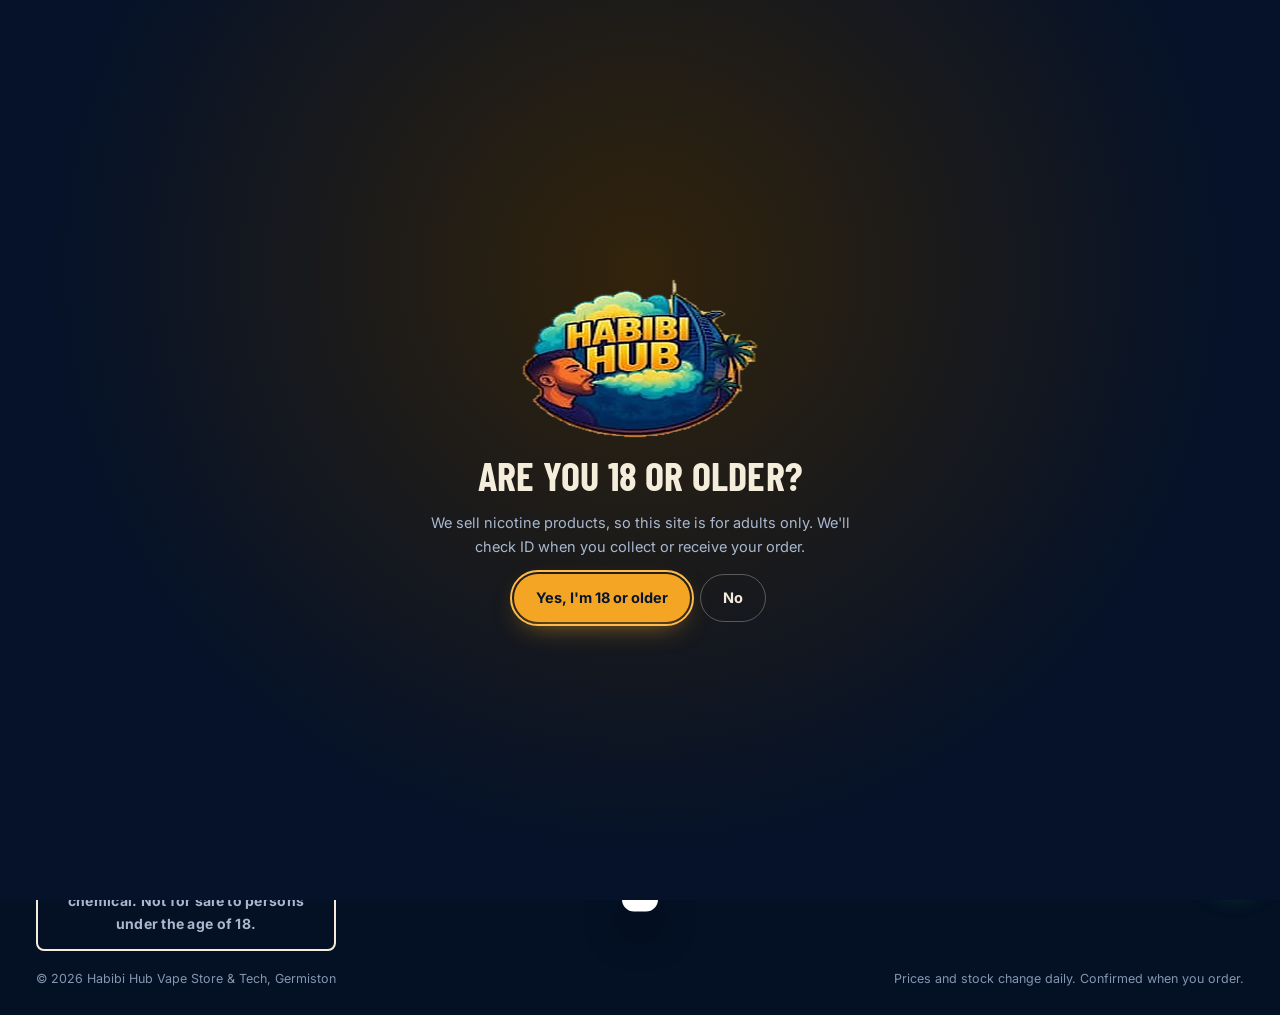
<file: product.html>
<!doctype html>
<html lang="en-ZA">
<head>
<meta charset="utf-8">
<meta name="viewport" content="width=device-width, initial-scale=1, viewport-fit=cover">
<title>Product · Habibi Hub Vape Store & Tech</title>
<meta name="robots" content="noindex, nofollow">
<meta name="theme-color" content="#061630">
<link rel="icon" href="assets/img/icon.png">
<link rel="preload" href="assets/fonts/inter.woff2" as="font" type="font/woff2" crossorigin>
<link rel="preload" href="assets/fonts/barlow-condensed-700.woff2" as="font" type="font/woff2" crossorigin>
<link rel="stylesheet" href="assets/site.css">
<style>
.pd{display:grid;grid-template-columns:1fr 1fr;gap:48px;padding-block:24px 64px;align-items:start}
.pic{position:sticky;top:calc(var(--hdr) + 20px);aspect-ratio:1;border-radius:20px;background:#fff;overflow:hidden;display:grid;place-items:center}
.pic>img{width:100%;height:100%;object-fit:contain;padding:28px}
.pic .noimg img{width:45%}
.info{display:grid;gap:18px}
.info .br{font-size:13px;font-weight:700;letter-spacing:.14em;text-transform:uppercase;color:var(--red-hi)}
.info h1{font-size:clamp(34px,4.4vw,52px);text-transform:none;line-height:1.02}
.info .price{font-size:44px}
.stock{display:inline-flex;align-items:center;gap:8px;font-size:14px;font-weight:600;color:var(--ok)}
.stock i{width:8px;height:8px;border-radius:50%;background:var(--ok)}
.specs{display:grid;grid-template-columns:repeat(auto-fill,minmax(130px,1fr));gap:8px}
.specs div{padding:10px 12px;border-radius:10px;background:var(--panel);border:1px solid var(--line);font-size:14px;font-weight:600}
.specs .multi{grid-column:1/-1}
.specs .opts{display:flex;flex-wrap:wrap;gap:6px;margin-top:6px}
.specs .opts i{font-style:normal;font-size:13px;font-weight:600;padding:4px 10px;border-radius:999px;background:rgba(255,255,255,.07)}
.specs small{display:block;font-size:10.5px;letter-spacing:.12em;text-transform:uppercase;color:var(--dim);font-weight:700}
.buy{display:flex;gap:10px;flex-wrap:wrap;align-items:center}
.buy .qty{margin:0;height:48px}
.buy .qty button{width:42px;height:46px;font-size:18px}
.buy .qty input{width:40px;text-align:center;background:none;border:0;font-weight:700;font-size:15px;outline:0;-moz-appearance:textfield}
.buy .qty input::-webkit-inner-spin-button{display:none}
.buy .btn-red{flex:1;min-width:180px}
.favbig{width:48px;height:48px;border-radius:50%;border:1.5px solid var(--line);display:grid;place-items:center}
.favbig svg{width:20px;height:20px}
.favbig.on svg{fill:var(--red-hi);stroke:var(--red-hi)}
.alt{display:flex;gap:10px;flex-wrap:wrap}
.alt .btn{flex:1;min-width:200px}
.box{border:1px solid var(--line);border-radius:14px;overflow:hidden}
.box div{display:flex;gap:12px;padding:14px 16px;font-size:14px;color:var(--mute)}
.box div+div{border-top:1px solid var(--line)}
.box svg{width:20px;height:20px;color:var(--red-hi);flex:none}
.box b{color:var(--ink);font-weight:600}
.desc{color:var(--mute);font-size:15px;max-width:62ch}
.desc h2{font-size:22px;color:var(--ink);margin-bottom:8px}
.fits{display:flex;flex-wrap:wrap;gap:6px;align-items:center}
.fits small{font-size:11px;font-weight:700;letter-spacing:.12em;text-transform:uppercase;color:var(--dim);margin-right:4px}
.fits a{font-size:13px;font-weight:600;padding:6px 12px;border-radius:999px;border:1px solid var(--line);transition:all .2s}
.fits a:hover{border-color:var(--red);color:#fff;background:var(--red-soft)}
.fits a.ask{border-style:dashed;color:var(--mute)}
.share{font-size:13.5px;color:var(--mute);text-decoration:underline;justify-self:start}
.nf{padding:80px 0;text-align:center;display:grid;gap:14px;justify-items:center}
@media (max-width:860px){.pd{grid-template-columns:1fr;gap:24px}.pic{position:static}}
</style>
</head>
<body data-page="shop">
<script src="assets/site.js"></script>
<script src="assets/fits.js"></script>
<main id="main">
  <div class="wrap">
    <nav class="crumbs" aria-label="Breadcrumb"><a href="index.html">Home</a><span>/</span><a href="shop.html">Shop</a><span>/</span><a id="c-sub" href="shop.html">…</a></nav>
    <div id="pd"><div class="pd"><div class="pic"></div><div class="info"><p class="muted">Loading…</p></div></div></div>
  </div>
  <section class="sec" id="fit-sec" hidden style="padding-top:10px"><div class="wrap"><div class="sec-head"><div><span class="tag">Made for this device</span><h2 style="font-size:36px">Coils &amp; pods that <span class="script">fit</span></h2></div><a class="btn btn-line btn-sm" id="fit-more">Open the Coil &amp; Pod Finder</a></div><div class="rail" id="fit-rail"></div></div></section>
  <section class="sec" id="rel-sec" hidden style="padding-top:20px"><div class="wrap"><div class="sec-head"><h2 style="font-size:36px">You might also like</h2><a class="btn btn-line btn-sm" id="rel-more" href="shop.html">See more</a></div><div class="rail" id="rel"></div></div></section>
  <section class="sec" id="seen-sec" hidden style="padding-top:0"><div class="wrap"><div class="sec-head"><h2 style="font-size:36px">Recently viewed</h2></div><div class="rail" id="seen"></div></div></section>
</main>
<script>
const id = +new URLSearchParams(location.search).get("id");
const SUBNAME = { "E Liquids": "E-liquids", "Nic Salts": "Nic salts", "Devices": "Pod kits & devices", "Hookah Flavour": "Shisha flavours", "Coal": "Coals" };

Promise.all([loadProducts(), loadDetail(id)]).then(([all, det]) => {
  const p = byId.get(id);
  if (!p) {
    $("#pd").innerHTML = `<div class="nf"><h1 style="font-size:44px">This one's sold out</h1><p class="muted">Or the link is old. We only list what's in stock, so have a look at what's on the shelf now.</p><a class="btn btn-red" href="shop.html">Browse the shop</a></div>`;
    $("#c-sub").textContent = "Not found"; return;
  }
  const sub = SUBNAME[p.s] || p.s;
  document.title = `${p.n} · Habibi Hub Vape Store & Tech`;
  $("#c-sub").textContent = sub; $("#c-sub").href = `shop.html?s=${encodeURIComponent(p.s)}`;
  // display guard: never print a dumped list, and show real option lists as chips
  const specs = Object.fromEntries(Object.entries(det.a || {}).filter(([, v]) => v.split(", ").length <= 8 && v.length <= 160));
  if (p.puffs && !specs.Puffs) specs.Puffs = (parseFloat(p.puffs) < 100 ? p.puffs + "k" : fmtN(p.puffs));
  if (p.mg && !specs.Strength) specs.Strength = p.mg + "mg";
  if (p.b) specs.Brand = p.b;
  specs.Category = sub;
  const fav = isFav(p.id);
  $("#pd").innerHTML = `<div class="pd">
    <div class="pic">${imgHtml({ ...p, i: det.i }, true)}</div>
    <div class="info">
      ${p.b ? `<a class="br" href="shop.html?b=${encodeURIComponent(p.b)}">${esc(p.b)}</a>` : ""}
      <h1>${esc(p.n)}</h1>
      <div style="display:flex;align-items:center;gap:18px;flex-wrap:wrap">${priceHtml(p)}<span class="stock"><i></i>In stock</span></div>
      <div class="specs">${Object.entries(specs).map(([k, v]) => { const parts = v.split(", ");
        return parts.length > 1 ? `<div class="multi"><small>${esc(k)} · ${parts.length} options</small><span class="opts">${parts.map((x) => `<i>${esc(x)}</i>`).join("")}</span></div>` : `<div><small>${esc(k)}</small>${esc(v)}</div>`; }).join("")}</div>
      ${p.var ? `<p class="note">This comes in a few options (flavour or strength). Add it to your bag and tell us which one in the note, or ask us on WhatsApp.</p>` : ""}
      ${p.p ? `<div class="buy">
        <span class="qty"><button id="qm" aria-label="One less">−</button><label class="sr" for="qn">Quantity</label><input id="qn" type="number" min="1" max="50" value="1" inputmode="numeric"><button id="qp" aria-label="One more">+</button></span>
        <button class="btn btn-red" data-add="${p.id}" data-qty="#qn">${I.bag} Add to bag</button>
        <button class="favbig${fav ? " on" : ""}" data-fav="${p.id}" aria-pressed="${fav}" aria-label="Save to favourites">${I.heart}</button></div>` : ""}
      <div class="alt">
        ${p.p && CONFIG.onlineStore ? `<a class="btn btn-line" id="buynow" href="${buyOnlineUrl(p)}" target="_blank" rel="noopener">Buy now with online checkout ${I.out}</a>` : ""}
        <a class="btn btn-wa" href="${wa(`Hi Habibi Hub, I have a question about ${p.n}: `)}" target="_blank" rel="noopener">${I.wa} Ask about this</a>
      </div>
      <div class="box">
        <div>${I.pin}<span><b>Collect in Germiston.</b> Order it here and pick it up at Lambton once we've confirmed on WhatsApp.</span></div>
        <div>${I.truck}<span><b>Need it delivered?</b> Ask us on WhatsApp. We'll confirm what's possible and the cost before you pay.</span></div>
        ${CONFIG.partnerName ? "" : "<!--"}<div>${I.out}<span><b>Need it fast?</b> Order it through our delivery partner <a class="link" href="${waveLink()}" target="_blank" rel="noopener">7Waves</a>.</span></div>${CONFIG.partnerName ? "" : "-->"}
        <div>${I.clock}<span><b>18+ only.</b> We check ID on collection and on delivery.</span></div>
      </div>
      ${det.d ? `<div class="desc"><h2>About this product</h2><p>${esc(det.d)}</p></div>` : ""}
      <button class="share" id="share">Share this product</button>
    </div></div>`;

  const qn = $("#qn");
  if (qn) {
    $("#qm").onclick = () => { qn.value = Math.max(1, +qn.value - 1); syncBuy(); };
    $("#qp").onclick = () => { qn.value = Math.min(50, +qn.value + 1); syncBuy(); };
    qn.oninput = syncBuy;
  }
  function syncBuy() { const b = $("#buynow"); if (b) b.href = buyOnlineUrl(p, Math.max(1, +qn.value || 1)); }
  $("#share").onclick = async () => {
    const data = { title: p.n, text: `${p.n} at Habibi Hub Vape Store & Tech`, url: location.href };
    try { if (navigator.share) await navigator.share(data); else { await navigator.clipboard.writeText(location.href); toast("Link copied"); } } catch {}
  };

  // related: same type, same brand first
  const rel = all.filter((x) => x.id !== p.id && x.s === p.s).sort((a, b) => ((b.b === p.b) - (a.b === p.b)) || (!!b.t - !!a.t)).slice(0, 12);
  if (rel.length) { $("#rel").innerHTML = rel.map(cardHtml).join(""); $("#rel-more").href = `shop.html?s=${encodeURIComponent(p.s)}`; $("#rel-sec").hidden = false; }
  const seen = store.get("cv_seen", []).filter((s) => s.id !== p.id && byId.has(s.id)).map((s) => byId.get(s.id));
  if (seen.length) { $("#seen").innerHTML = seen.map(cardHtml).join(""); $("#seen-sec").hidden = false; }
  // coil finder links
  const fam = familyOfDevice(p);
  if (fam) {
    const parts = fitsFor(fam, all);
    if (parts.length) { $("#fit-rail").innerHTML = parts.map(cardHtml).join(""); $("#fit-more").href = "fit.html?d=" + fam.id; $("#fit-sec").hidden = false; }
  }
  const fams = familiesForCoil(p);
  if (fams.length) $(".specs").insertAdjacentHTML("afterend", `<div class="fits"><small>Fits</small>${fams.map((f) => `<a href="fit.html?d=${f.id}">${esc(f.name.replace(/\s*\(.*\)/, ""))}</a>`).join("")}<a class="ask" href="${wa("Hi Habibi Hub, will " + p.n + " fit my device?")}" target="_blank" rel="noopener">Check with us</a></div>`);
  rememberSeen(p);
});
function fmtN(n) { return (+n).toLocaleString("en-ZA").replace(/ /g, " "); }
</script>
</body>
</html>
</file>
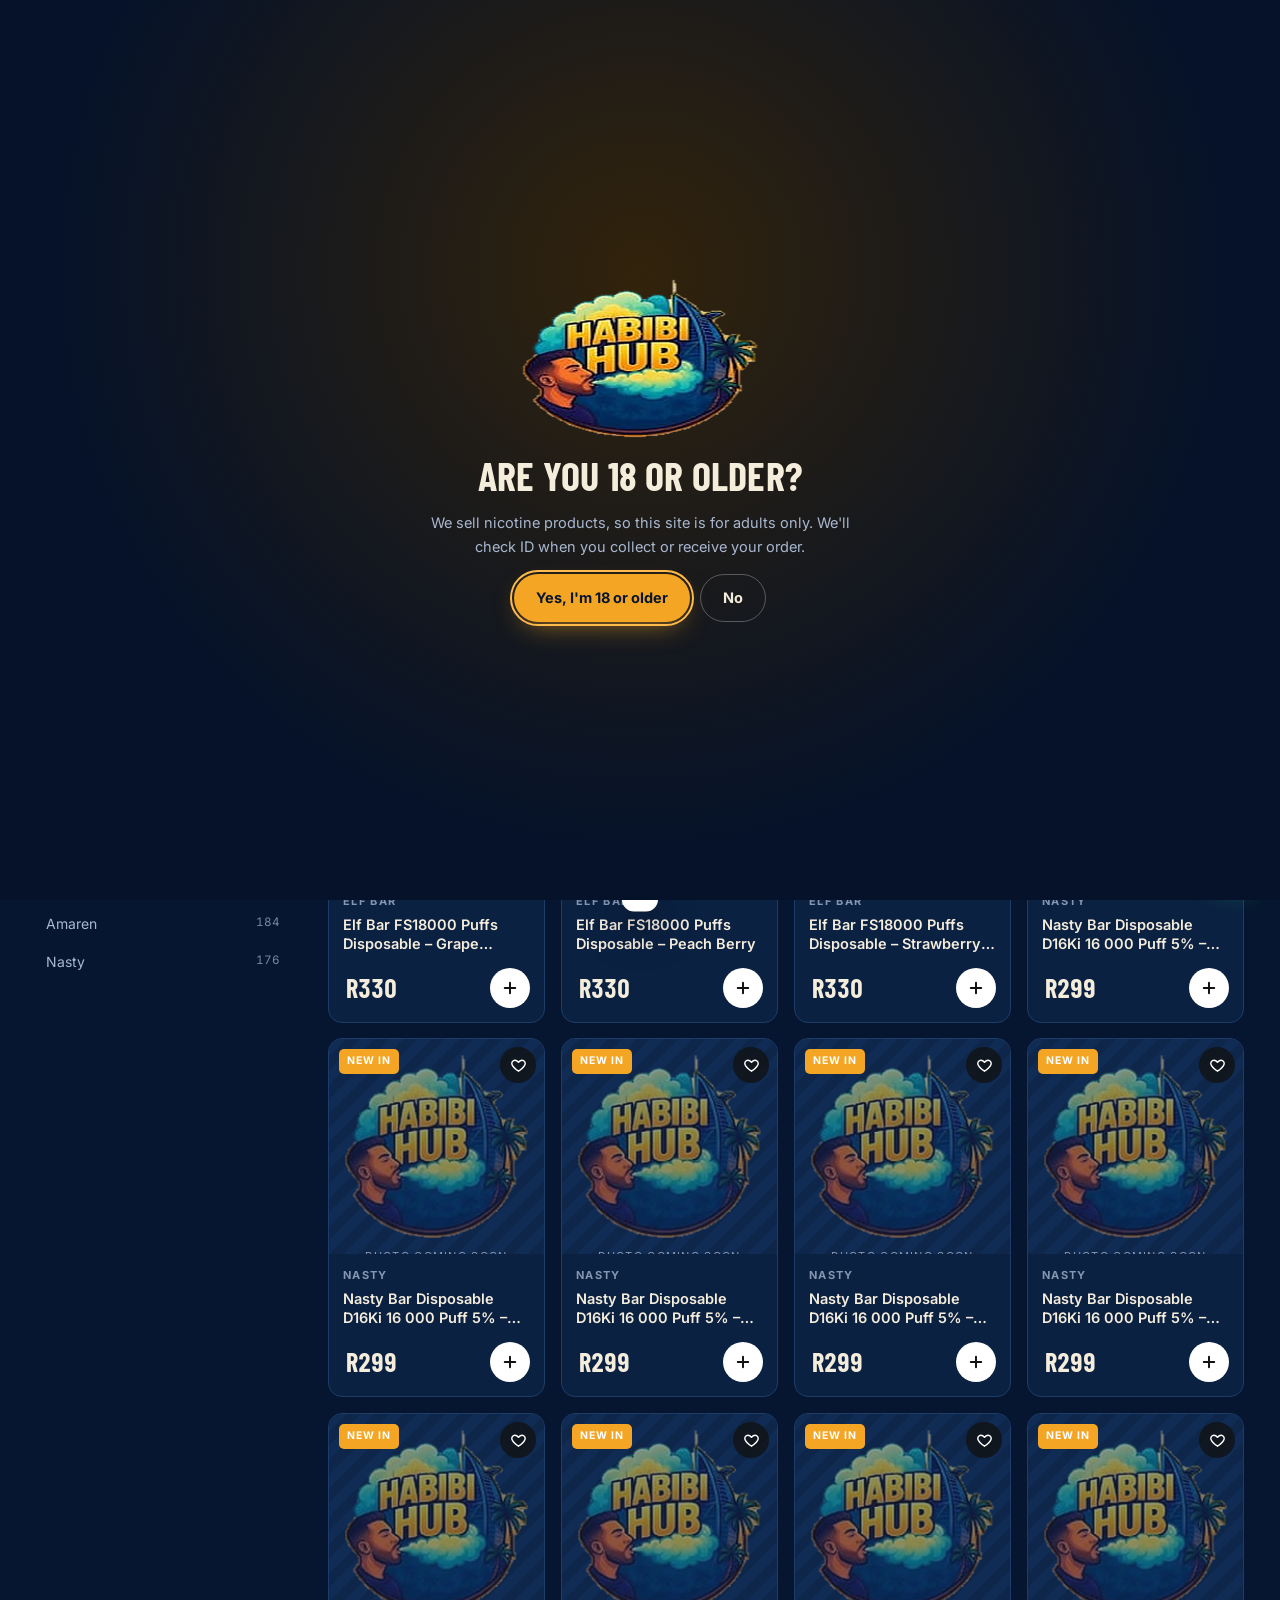
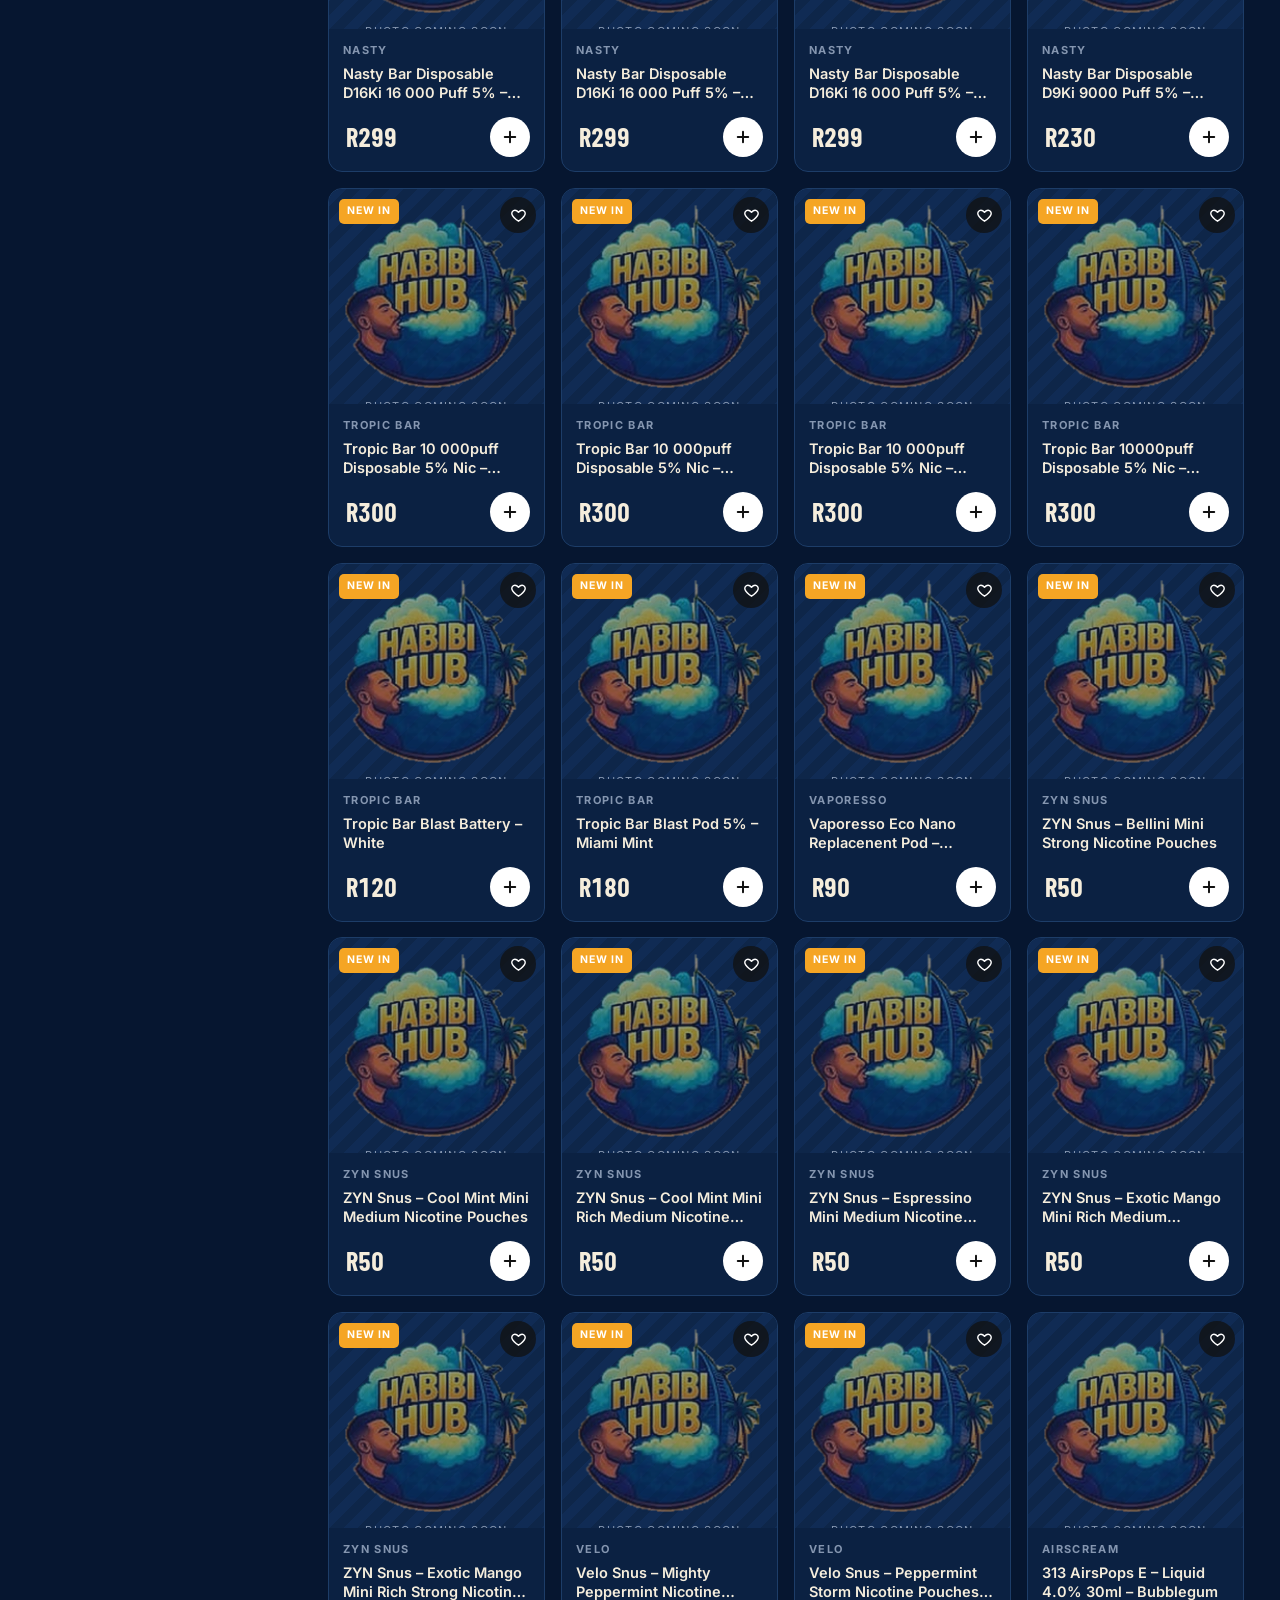
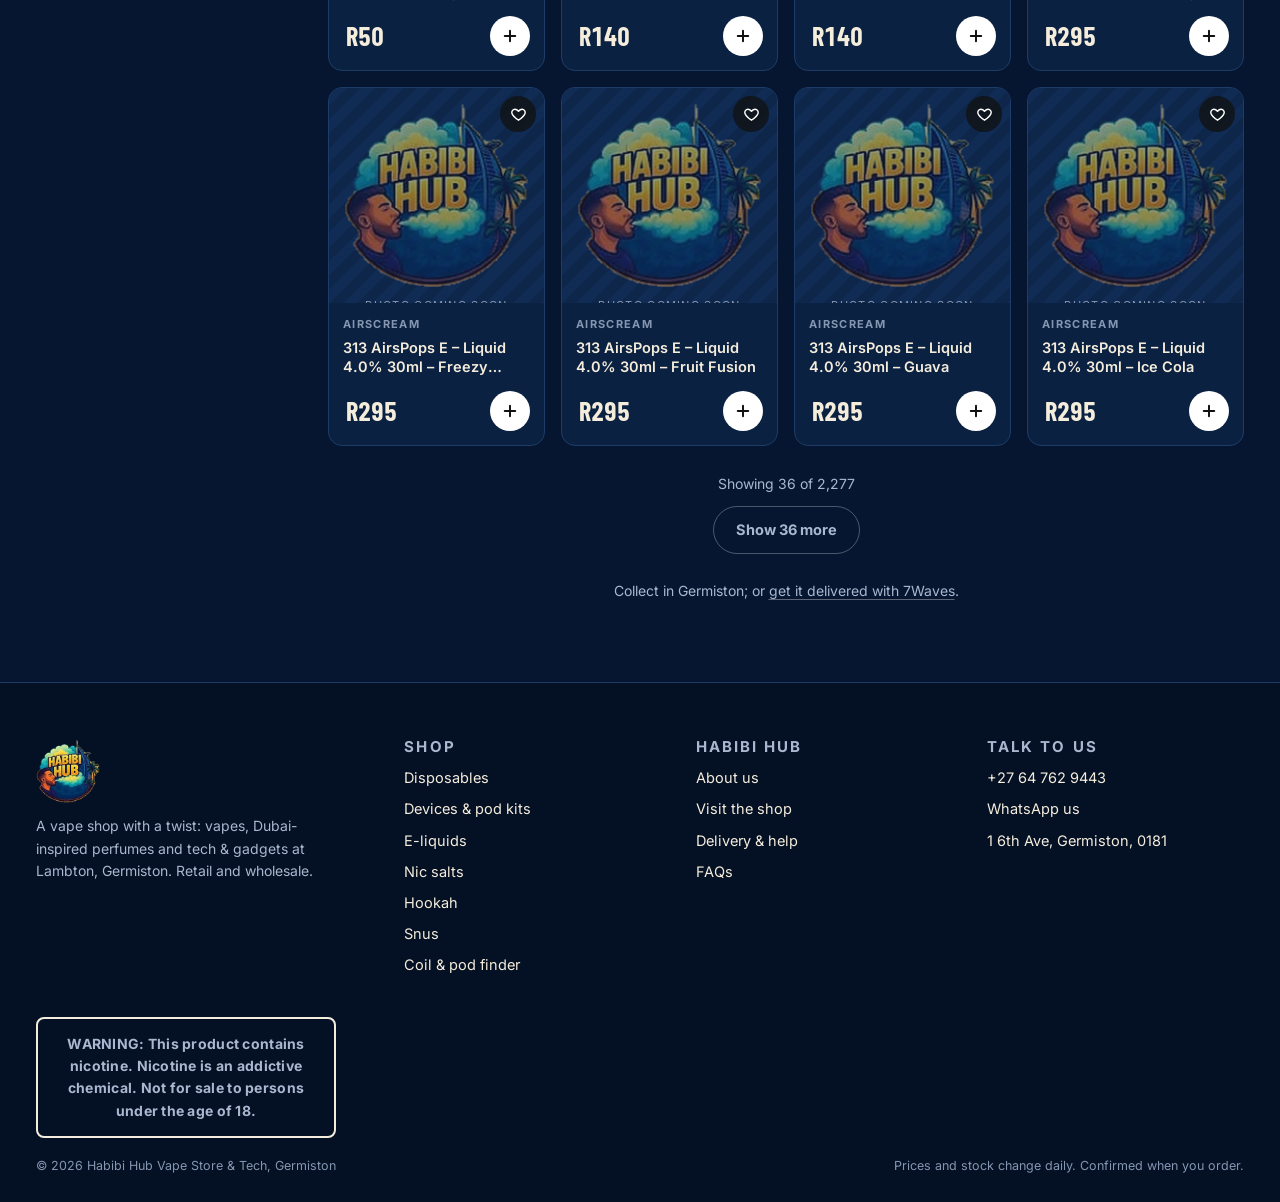
<file: shop.html>
<!doctype html>
<html lang="en-ZA">
<head>
<meta charset="utf-8">
<meta name="viewport" content="width=device-width, initial-scale=1, viewport-fit=cover">
<title>Shop · Habibi Hub Vape Store & Tech</title>
<meta name="description" content="Everything in stock at Habibi Hub Vape Store & Tech, Germiston: disposables, pod kits, e-liquids, nic salts, coils, hookah pipes, shisha and snus. Filter by brand, flavour, puffs and price.">
<meta name="robots" content="noindex, nofollow">
<meta name="theme-color" content="#061630">
<link rel="icon" href="assets/img/icon.png">
<link rel="preload" href="assets/fonts/inter.woff2" as="font" type="font/woff2" crossorigin>
<link rel="preload" href="assets/fonts/barlow-condensed-700.woff2" as="font" type="font/woff2" crossorigin>
<link rel="stylesheet" href="assets/site.css">
<style>
.layout{display:grid;grid-template-columns:260px 1fr;gap:32px;padding-block:28px 40px;align-items:start}
.side{position:sticky;top:calc(var(--hdr) + 18px);max-height:calc(100vh - var(--hdr) - 36px);overflow:auto;padding-right:6px;display:grid;gap:22px;scrollbar-width:thin}
.fg h4{font-family:var(--body);font-size:12px;font-weight:700;letter-spacing:.14em;text-transform:uppercase;color:var(--dim);margin-bottom:10px}
.fl{list-style:none;display:grid;gap:2px}
.fl button{width:100%;display:flex;justify-content:space-between;gap:10px;padding:7px 10px;border-radius:8px;text-align:left;font-size:14px;color:var(--mute)}
.fl button:hover{background:rgba(255,255,255,.05);color:var(--ink)}
.fl button[aria-pressed="true"]{background:#fff;color:#111;font-weight:600}
.fl button small{color:inherit;opacity:.7;font-variant-numeric:tabular-nums}
.fl .sub button{padding-left:24px;font-size:13.5px}
.bsearch{width:100%;margin-bottom:8px;background:var(--panel2);border:1px solid var(--line);border-radius:8px;padding:8px 10px;font-size:13.5px;outline:0}
.bsearch:focus{border-color:var(--red)}
.more{font-size:13px;color:var(--mute);text-decoration:underline;padding:6px 10px}
.pills{display:flex;flex-wrap:wrap;gap:6px}
.pills button{padding:7px 12px;border-radius:999px;border:1px solid var(--line);font-size:13px;color:var(--mute)}
.pills button:hover{border-color:#fff;color:var(--ink)}
.pills button[aria-pressed="true"]{background:#fff;color:#111;border-color:#fff;font-weight:600}
.range{display:flex;gap:8px;align-items:center}
.range input{width:100%;background:var(--panel2);border:1px solid var(--line);border-radius:8px;padding:8px 10px;font-size:14px;outline:0}
.range input:focus{border-color:var(--red)}
.tog{display:flex;align-items:center;gap:10px;font-size:14px;color:var(--mute);cursor:pointer;padding:4px 0}
.tog input{accent-color:var(--red);width:17px;height:17px}

.bar{display:flex;align-items:center;justify-content:space-between;gap:12px;flex-wrap:wrap;margin-bottom:14px}
.bar h1{font-size:clamp(34px,5vw,54px)}
.bar .cnt{color:var(--mute);font-size:14px;margin-top:4px}
.tools{display:flex;gap:8px;align-items:center;flex-wrap:wrap}
.sq{display:flex;align-items:center;gap:8px;height:42px;padding:0 14px;border-radius:999px;background:var(--panel2);border:1px solid var(--line);min-width:220px}
.sq:focus-within{border-color:var(--red)}
.sq svg{width:16px;color:var(--dim)}
.sq input{background:none;border:0;outline:0;width:100%;font-size:14px}
.sort{height:42px;border-radius:999px;background:var(--panel2);border:1px solid var(--line);padding:0 14px;font-size:14px;outline:0}
.ffbtn{display:none}
.active{display:flex;gap:6px;flex-wrap:wrap;margin-bottom:16px}
.active button{display:inline-flex;gap:6px;align-items:center;padding:6px 8px 6px 12px;border-radius:999px;background:var(--red-soft);border:1px solid rgba(245,165,36,.4);font-size:13px}
.active button svg{width:13px;height:13px}
.active .clear{background:none;border:0;text-decoration:underline;color:var(--mute)}
.snusbar{display:flex;flex-wrap:wrap;gap:8px;align-items:center;margin-bottom:14px;padding:14px;border-radius:16px;background:linear-gradient(120deg,#16110f,#1d1414);border:1px solid #443621}
.snusbar span{font-size:13px;color:var(--mute);margin-right:4px}
.snusbar button{padding:8px 14px;border-radius:999px;border:1.5px solid var(--line);font-family:var(--head);font-size:18px;font-weight:700;text-transform:uppercase;transition:all .2s}
.snusbar button:hover{border-color:#fff}
.snusbar button[aria-pressed="true"]{background:#fff;color:#111;border-color:#fff}
.snusbar small{flex-basis:100%;font-size:12.5px;color:var(--mute)}
.loadmore{display:flex;flex-direction:column;align-items:center;gap:10px;margin-top:28px;color:var(--mute);font-size:14px}
.none{grid-column:1/-1;padding:60px 20px;text-align:center;border:1px dashed var(--line);border-radius:var(--r);display:grid;gap:10px;justify-items:center}
.none b{font-size:18px}
.side-head{display:none}
.skel{aspect-ratio:.72;border-radius:var(--r);background:linear-gradient(90deg,var(--panel) 30%,var(--panel2) 50%,var(--panel) 70%);background-size:300% 100%;animation:sk 1.2s infinite}
@keyframes sk{to{background-position:-100% 0}}

@media (max-width:960px){
  .layout{grid-template-columns:1fr}
  .side{position:fixed;inset:0 auto 0 0;z-index:100;width:min(340px,88%);max-height:none;background:#121010;border-right:1px solid var(--line);padding:calc(16px + env(safe-area-inset-top,0px)) 18px calc(90px + env(safe-area-inset-bottom,0px)) max(18px,env(safe-area-inset-left,0px));transform:translateX(-105%);transition:transform .4s var(--ease)}
  .side.on{transform:none}
  .side-head{display:flex;justify-content:space-between;align-items:center}
  .side-head h3{font-size:28px;text-transform:uppercase}
  .side-done{position:fixed;left:0;bottom:0;width:min(340px,88%);padding:14px 18px calc(14px + env(safe-area-inset-bottom,0px));background:#121010;border-top:1px solid var(--line);transform:translateX(-105%);transition:transform .4s var(--ease);z-index:101}
  .side.on+.side-done{transform:none}
  .side-done .btn{width:100%}
  .ffbtn{display:inline-flex}
  .sq{min-width:0;flex:1 1 100%;order:-1}
  .sort{flex:1}
  .tools{width:100%}
}
@media (min-width:961px){.side-done{display:none}}
</style>
</head>
<body data-page="shop">
<script src="assets/site.js"></script>
<main id="main" class="wrap">
  <nav class="crumbs" aria-label="Breadcrumb"><a href="index.html">Home</a><span>/</span><span id="crumb">Shop</span></nav>
  <div class="layout">
    <aside class="side" id="side" aria-label="Filters">
      <div class="side-head"><h3>Filters</h3><button class="x" id="side-x" aria-label="Close filters"></button></div>
      <div class="fg"><h4>Category</h4><ul class="fl" id="f-cat"></ul></div>
      <div class="fg"><h4>Flavour</h4><div class="pills" id="f-flav"></div></div>
      <div class="fg" id="g-ns" hidden><h4>Pouch strength</h4><div class="pills" id="f-ns"></div></div>
      <div class="fg" id="g-puffs"><h4>Puffs (disposables)</h4><div class="pills" id="f-puffs"></div></div>
      <div class="fg"><h4>Price</h4>
        <div class="range"><label class="sr" for="pmin">Minimum price</label><input id="pmin" type="number" inputmode="numeric" min="0" placeholder="R min"><span class="muted">to</span><label class="sr" for="pmax">Maximum price</label><input id="pmax" type="number" inputmode="numeric" min="0" placeholder="R max"></div>
        <div class="pills" id="f-price" style="margin-top:8px"></div></div>
      <div class="fg"><h4>Brand</h4><label class="sr" for="bq">Find a brand</label><input class="bsearch" id="bq" placeholder="Find a brand"><ul class="fl" id="f-brand"></ul></div>
      <div class="fg"><h4>Show</h4>
        <label class="tog"><input type="checkbox" id="t-new"> New arrivals only</label>
        <label class="tog"><input type="checkbox" id="t-photo"> Only items with photos</label></div>
    </aside>
    <div class="side-done"><button class="btn btn-red" id="side-done">Show results</button></div>

    <section aria-labelledby="ttl">
      <div class="bar">
        <div><h1 id="ttl">Everything in stock</h1><p class="cnt" id="cnt">Loading the shelf…</p></div>
        <div class="tools">
          <button class="btn btn-line btn-sm ffbtn" id="ffbtn">Filters</button>
          <label class="sq"><span class="sr">Search the shop</span><span id="sq-ic"></span><input id="q" type="search" placeholder="Search, e.g. Elf Bar watermelon"></label>
          <label class="sr" for="sort">Sort by</label>
          <select class="sort" id="sort"><option value="rec">Recommended</option><option value="lo">Price: low to high</option><option value="hi">Price: high to low</option><option value="az">Name: A to Z</option><option value="puffs">Most puffs</option></select>
        </div>
      </div>
      <div class="snusbar" id="snusbar" hidden></div>
      <div class="active" id="active"></div>
      <div class="grid" id="grid"></div>
      <div class="loadmore" id="more"></div>
      <p class="muted" style="text-align:center;margin-top:26px;font-size:14px">Collect in Germiston<span data-f="partner">; or <a class="link" id="wave-shop" target="_blank" rel="noopener">get it delivered with 7Waves</a></span><span data-f="!partner">, or ask us about delivery on WhatsApp</span>.</p>
    </section>
  </div>
</main>
<script>
$("#grid").innerHTML = "<div class='skel'></div>".repeat(8);
$("#sq-ic").outerHTML = I.search;
$("#wave-shop").href = waveLink();
$("#side-x").innerHTML = I.x;

const PAGE = 36;
const SUBS = { vape: ["Disposables", "Devices", "Nic Salts", "E Liquids", "Coils, Pods & Tanks", "MTL", "Vape Accessories", "Batteries & Chargers", "Other"], hookah: ["Hookah Pipes", "Hookah Flavour", "Coal", "Heads", "Hookah Accessories"], snus: ["Snus"] };
const MAIN = { vape: "Vape", hookah: "Hookah", snus: "Snus & pouches" };
const SUBNAME = { "E Liquids": "E-liquids", "Nic Salts": "Nic salts", "Devices": "Pod kits & devices", "Hookah Flavour": "Shisha flavours", "Coal": "Coals" };
const PUFFS = [["u5", "Under 5k", 0, 4999], ["5-10", "5k–10k", 5000, 10000], ["10-20", "10k–20k", 10001, 20000], ["20", "20k+", 20001, 1e9]];
// nicotine pouch strength buckets: mg from the name, or Zyn/Velo-style words
const NS = [["light", "Light (up to 6mg)"], ["regular", "Regular (6–12mg)"], ["strong", "Strong (12–20mg)"], ["xstrong", "Extra strong (20mg+)"], ["other", "Caffeine & CBD"]];
const nsOf = (p) => {
  if (p.c !== "snus") return "";
  if (!isPouch(p)) return "other";
  const mg = parseFloat(p.mg);
  if (mg) return mg <= 6 ? "light" : mg <= 12 ? "regular" : mg <= 20 ? "strong" : "xstrong";
  return /strong|intense/i.test(p.n) ? "strong" : /medium|tingling/i.test(p.n) ? "regular" : "";
};
const PRICES = [[0, 150, "Under R150"], [150, 300, "R150–R300"], [300, 600, "R300–R600"], [600, 0, "R600+"]];
const puffN = (p) => { const n = parseFloat(p.puffs) || 0; return n < 100 ? n * 1000 : n; }; // "20k puffs" is stored as 20

const url = new URLSearchParams(location.search);
const st = { c: url.get("c") || "", s: url.get("s") || "", b: url.get("b") || "", q: url.get("q") || "", f: url.get("f") || "", pf: url.get("pf") || "", ns: url.get("ns") || "",
  min: +url.get("min") || 0, max: +url.get("max") || 0, new: url.get("new") === "1", photo: url.get("photo") === "1", sort: url.get("sort") || "rec" };
if (st.s && !st.c) st.c = Object.keys(SUBS).find((k) => SUBS[k].includes(st.s)) || "";
let shown = PAGE, brandAll = false, ALL = [];

function matches(p, skip = "") {
  if (skip !== "cat" && st.c && p.c !== st.c) return false;
  if (skip !== "cat" && st.s && p.s !== st.s) return false;
  if (skip !== "b" && st.b && p.b !== st.b) return false;
  if (skip !== "f" && st.f && !FLAVOURS[st.f]?.re.test(p.n)) return false;
  if (skip !== "pf" && st.pf) { const r = PUFFS.find((x) => x[0] === st.pf), n = puffN(p); if (!r || !n || n < r[2] || n > r[3]) return false; }
  if (skip !== "ns" && st.ns && nsOf(p) !== st.ns) return false;
  if (st.min && (!p.p || p.p < st.min)) return false;
  if (st.max && (!p.p || p.p > st.max)) return false;
  if (st.new && !p.new) return false;
  if (st.photo && !p.t) return false;
  if (st.q) { const hay = (p.n + " " + p.b + " " + p.s).toLowerCase(); if (!st.q.toLowerCase().split(/\s+/).every((w) => hay.includes(w))) return false; }
  return true;
}
const count = (list, fn) => list.reduce((m, p) => { const k = fn(p); if (k) m[k] = (m[k] || 0) + 1; return m; }, {});
const fmt = (n) => n.toLocaleString("en-ZA").replace(/ /g, " ");

function sync() {
  const u = new URLSearchParams();
  ["c", "s", "b", "q", "f", "pf", "ns"].forEach((k) => st[k] && u.set(k, st[k]));
  st.min && u.set("min", st.min); st.max && u.set("max", st.max); st.new && u.set("new", 1); st.photo && u.set("photo", 1); st.sort !== "rec" && u.set("sort", st.sort);
  history.replaceState(null, "", "shop.html" + (u.toString() ? "?" + u : ""));
}

function render(keepPage) {
  if (!keepPage) shown = PAGE;
  sync();
  // categories (counts ignore the category filter so you can switch)
  const forCat = ALL.filter((p) => matches(p, "cat")), cc = count(forCat, (p) => p.c), sc = count(forCat, (p) => p.s);
  $("#f-cat").innerHTML = `<li><button data-cat="" aria-pressed="${!st.c}">All products <small>${fmt(forCat.length)}</small></button></li>` +
    Object.keys(SUBS).map((c) => `<li><button data-cat="${c}" aria-pressed="${st.c === c && !st.s}">${MAIN[c]} <small>${fmt(cc[c] || 0)}</small></button></li>` +
      (st.c === c ? SUBS[c].filter((s) => sc[s]).map((s) => `<li class="sub"><button data-cat="${c}" data-sub="${esc(s)}" aria-pressed="${st.s === s}">${SUBNAME[s] || s} <small>${fmt(sc[s])}</small></button></li>`).join("") : "")).join("");
  // flavour
  const forF = ALL.filter((p) => matches(p, "f"));
  $("#f-flav").innerHTML = Object.entries(FLAVOURS).map(([k, v]) => `<button data-flav="${k}" aria-pressed="${st.f === k}">${v.label} (${fmt(forF.filter((p) => v.re.test(p.n)).length)})</button>`).join("");
  // puffs only matters for disposables
  $("#g-puffs").hidden = !(st.s === "Disposables" || (!st.s && st.c !== "hookah" && st.c !== "snus"));
  $("#f-puffs").innerHTML = PUFFS.map(([k, l]) => `<button data-pf="${k}" aria-pressed="${st.pf === k}">${l}</button>`).join("");
  const snus = st.c === "snus";
  $("#g-ns").hidden = !snus;
  if (snus) {
    const forNs = ALL.filter((p) => matches(p, "ns"));
    $("#f-ns").innerHTML = NS.map(([k, l]) => `<button data-ns="${k}" aria-pressed="${st.ns === k}">${l} (${forNs.filter((p) => nsOf(p) === k).length})</button>`).join("");
    const sb = Object.entries(count(ALL.filter((p) => p.c === "snus"), (p) => p.b)).sort((a, b) => (b[0] === "ZYN SNUS") - (a[0] === "ZYN SNUS") || b[1] - a[1]);
    $("#snusbar").innerHTML = `<span>Brands</span>` + sb.map(([b]) => `<button data-sb="${esc(b)}" aria-pressed="${st.b === b}">${esc(b.replace(/ snus$/i, ""))}</button>`).join("") + `<small>Pick your nicotine strength when you add a can to your bag: Light 3mg, Regular 6mg, Strong 10mg, or the can's own strength.</small>`;
  }
  $("#snusbar").hidden = !snus;
  $("#f-price").innerHTML = PRICES.map(([a, b, l]) => `<button data-pr="${a}-${b}" aria-pressed="${st.min === a && st.max === b && (a || b)}">${l}</button>`).join("");
  $("#pmin").value = st.min || ""; $("#pmax").value = st.max || "";
  $("#t-new").checked = st.new; $("#t-photo").checked = st.photo;
  // brands
  const bq = $("#bq").value.trim().toLowerCase();
  const bc = Object.entries(count(ALL.filter((p) => matches(p, "b")), (p) => p.b)).sort((a, b) => b[1] - a[1]).filter(([b]) => !bq || b.toLowerCase().includes(bq));
  const blist = brandAll || bq ? bc : bc.slice(0, 12);
  $("#f-brand").innerHTML = (st.b ? `<li><button data-brand="" aria-pressed="false">All brands</button></li>` : "") +
    blist.map(([b, n]) => `<li><button data-brand="${esc(b)}" aria-pressed="${st.b === b}">${esc(b)} <small>${fmt(n)}</small></button></li>`).join("") +
    (!bq && bc.length > 12 ? `<li><button class="more" id="bmore">${brandAll ? "Show fewer" : `Show all ${bc.length} brands`}</button></li>` : "") +
    (!blist.length ? `<li class="muted" style="font-size:13px;padding:6px 10px">No brand matches "${esc(bq)}"</li>` : "");

  // results
  let list = ALL.filter((p) => matches(p));
  const by = { rec: (a, b) => (b.new - a.new) || (!!b.t - !!a.t), lo: (a, b) => (a.p || 1e9) - (b.p || 1e9), hi: (a, b) => b.p - a.p, az: (a, b) => a.n.localeCompare(b.n), puffs: (a, b) => puffN(b) - puffN(a) };
  list = list.sort(by[st.sort] || by.rec);
  const title = st.s ? (SUBNAME[st.s] || st.s) : st.c ? MAIN[st.c] : st.b ? st.b : st.new ? "New arrivals" : "Everything in stock";
  $("#ttl").textContent = st.q ? `Results for "${st.q}"` : title;
  $("#crumb").textContent = title;
  document.title = `${st.q ? st.q : title} · Habibi Hub Vape Store & Tech`;
  $("#cnt").textContent = `${fmt(list.length)} product${list.length === 1 ? "" : "s"} in stock`;
  $("#grid").innerHTML = list.length ? list.slice(0, shown).map(cardHtml).join("")
    : `<div class="none"><b>Nothing matches those filters</b><span class="muted">It might still be in the shop. Clear a filter, or ask us.</span>
       <div style="display:flex;gap:8px;flex-wrap:wrap;justify-content:center"><button class="btn btn-white btn-sm" data-clear>Clear all filters</button><a class="btn btn-wa btn-sm" target="_blank" rel="noopener" href="${wa("Hi Habibi Hub, do you have " + (st.q || title) + "?")}">Ask on WhatsApp</a></div></div>`;
  $("#more").innerHTML = list.length > shown ? `<span>Showing ${fmt(shown)} of ${fmt(list.length)}</span><button class="btn btn-line" id="loadmore">Show ${Math.min(PAGE, list.length - shown)} more</button>` : list.length > PAGE ? `<span>That's all ${fmt(list.length)}.</span>` : "";

  // active filter chips
  const chips = [];
  if (st.c) chips.push(["c", st.s ? SUBNAME[st.s] || st.s : MAIN[st.c]]);
  if (st.b) chips.push(["b", st.b]);
  if (st.f) chips.push(["f", FLAVOURS[st.f].label]);
  if (st.pf) chips.push(["pf", PUFFS.find((x) => x[0] === st.pf)[1] + " puffs"]);
  if (st.ns) chips.push(["ns", NS.find((x) => x[0] === st.ns)[1]]);
  if (st.min || st.max) chips.push(["price", st.min && st.max ? `${R(st.min)}–${R(st.max)}` : st.min ? `From ${R(st.min)}` : `Up to ${R(st.max)}`]);
  if (st.new) chips.push(["new", "New arrivals"]);
  if (st.photo) chips.push(["photo", "With photos"]);
  if (st.q) chips.push(["q", `"${st.q}"`]);
  $("#active").innerHTML = chips.map(([k, l]) => `<button data-unset="${k}">${esc(l)} ${I.x}</button>`).join("") + (chips.length > 1 ? `<button class="clear" data-clear>Clear all</button>` : "");
}

document.addEventListener("click", (e) => {
  const t = e.target.closest("[data-cat],[data-flav],[data-pf],[data-ns],[data-sb],[data-pr],[data-brand],[data-unset],[data-clear],#bmore,#loadmore,#ffbtn,#side-x,#side-done");
  if (!t) return;
  if (t.id === "loadmore") { shown += PAGE; render(true); return; }
  if (t.id === "bmore") { brandAll = !brandAll; render(true); return; }
  if (t.id === "ffbtn") { $("#side").classList.add("on"); document.body.classList.add("lock"); return; }
  if (t.id === "side-x" || t.id === "side-done") { $("#side").classList.remove("on"); document.body.classList.remove("lock"); return; }
  if (t.dataset.cat !== undefined) { st.c = t.dataset.cat; st.s = t.dataset.sub || ""; if (st.c !== "snus") st.ns = ""; if (st.s !== "Disposables" && st.c !== "vape") st.pf = ""; }
  else if (t.dataset.flav) st.f = st.f === t.dataset.flav ? "" : t.dataset.flav;
  else if (t.dataset.pf) st.pf = st.pf === t.dataset.pf ? "" : t.dataset.pf;
  else if (t.dataset.ns) st.ns = st.ns === t.dataset.ns ? "" : t.dataset.ns;
  else if (t.dataset.sb) st.b = st.b === t.dataset.sb ? "" : t.dataset.sb;
  else if (t.dataset.pr) { const [a, b] = t.dataset.pr.split("-").map(Number); const on = st.min === a && st.max === b; st.min = on ? 0 : a; st.max = on ? 0 : b; }
  else if (t.dataset.brand !== undefined) st.b = t.dataset.brand;
  else if (t.dataset.unset) { const k = t.dataset.unset; if (k === "c") { st.c = st.s = ""; } else if (k === "price") { st.min = st.max = 0; } else if (k === "q") { st.q = ""; $("#q").value = ""; } else st[k] = typeof st[k] === "boolean" ? false : ""; }
  else if (t.hasAttribute("data-clear")) { Object.assign(st, { c: "", s: "", b: "", q: "", f: "", pf: "", ns: "", min: 0, max: 0, new: false, photo: false }); $("#q").value = ""; }
  render();
  if (innerWidth > 960) scrollTo({ top: 0, behavior: "smooth" });
});
let qt;
$("#q").addEventListener("input", (e) => { clearTimeout(qt); qt = setTimeout(() => { st.q = e.target.value.trim(); render(); }, 180); });
$("#bq").addEventListener("input", () => render(true));
$("#sort").addEventListener("change", (e) => { st.sort = e.target.value; render(); });
["#pmin", "#pmax"].forEach((s) => $(s).addEventListener("change", () => { st.min = Math.max(0, +$("#pmin").value || 0); st.max = Math.max(0, +$("#pmax").value || 0); render(); }));
$("#t-new").addEventListener("change", (e) => { st.new = e.target.checked; render(); });
$("#t-photo").addEventListener("change", (e) => { st.photo = e.target.checked; render(); });

$("#q").value = st.q; $("#sort").value = st.sort;
const hq = $("#hq"); if (hq) hq.value = st.q;
loadProducts().then((all) => { ALL = all; render(); }).catch(() => { $("#cnt").textContent = "Couldn't load the products. Refresh the page to try again."; });
</script>
</body>
</html>
</file>
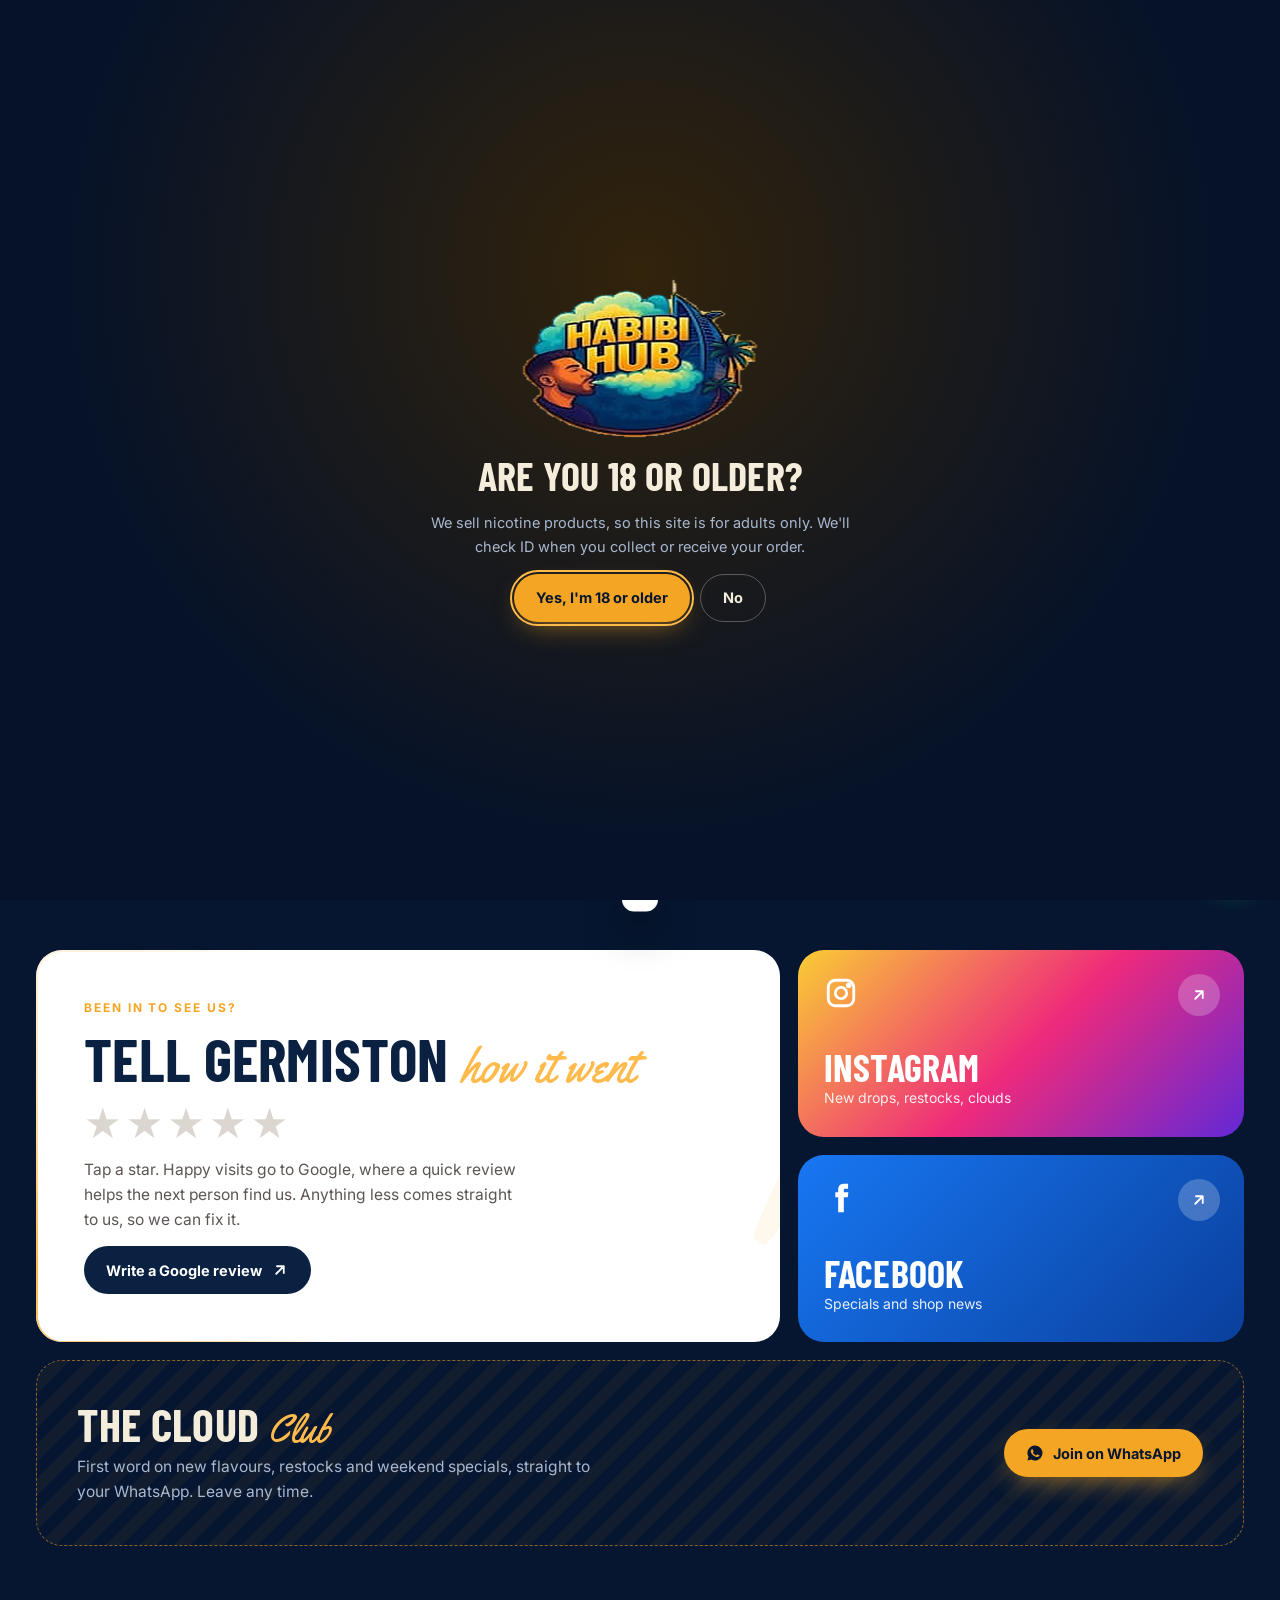
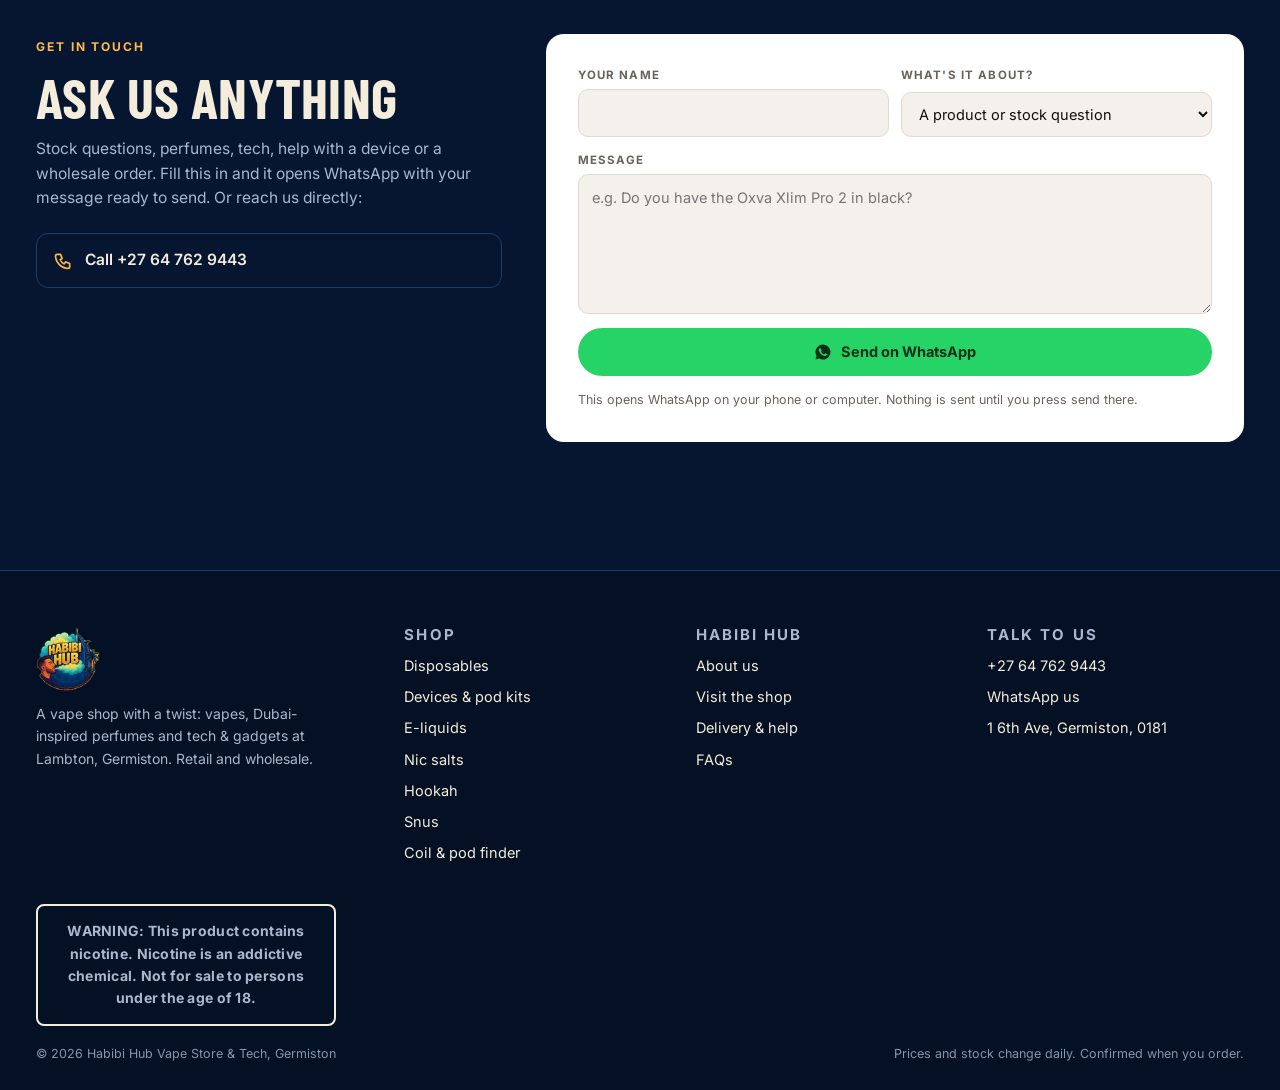
<file: visit.html>
<!doctype html>
<html lang="en-ZA">
<head>
<meta charset="utf-8">
<meta name="viewport" content="width=device-width, initial-scale=1, viewport-fit=cover">
<title>Visit the shop · Habibi Hub Vape Store & Tech</title>
<meta name="description" content="Find Habibi Hub Vape Store & Tech at 1 6th Ave, Lambton, Germiston 0181. Call or WhatsApp 064 762 9443.">
<meta name="robots" content="noindex, nofollow">
<meta name="theme-color" content="#061630">
<link rel="icon" href="assets/img/icon.png">
<link rel="preload" href="assets/fonts/inter.woff2" as="font" type="font/woff2" crossorigin>
<link rel="preload" href="assets/fonts/barlow-condensed-700.woff2" as="font" type="font/woff2" crossorigin>
<link rel="stylesheet" href="assets/site.css">
<style>
.vgrid{display:grid;grid-template-columns:1.15fr .85fr;gap:24px;padding-block:36px 20px}
.map{position:relative;min-height:440px;border-radius:18px;overflow:hidden;border:1px solid var(--line);background:var(--panel)}
.map iframe{position:absolute;inset:0;width:100%;height:100%;border:0;filter:grayscale(.85) invert(.9) hue-rotate(180deg) contrast(.95)}
.card2{border-radius:18px;background:var(--panel);border:1px solid var(--line);padding:clamp(22px,3vw,34px);display:grid;gap:22px;align-content:start}
.row{display:flex;gap:14px;align-items:flex-start}
.row .ic{width:44px;height:44px;border-radius:12px;background:var(--red-soft);color:var(--red-hi);display:grid;place-items:center;flex:none}
.row .ic svg{width:20px;height:20px}
.row small{display:block;font-size:11.5px;font-weight:700;letter-spacing:.12em;text-transform:uppercase;color:var(--dim)}
.row b{font-size:17px;font-weight:600}
.row p{color:var(--mute);font-size:14px}
.btns{display:flex;gap:10px;flex-wrap:wrap}
.copyb{font-size:12.5px;color:var(--mute);text-decoration:underline;margin-left:6px}
.contact{display:grid;grid-template-columns:.8fr 1.2fr;gap:44px;align-items:start}
.contact form{display:grid;gap:14px;padding:clamp(22px,3vw,32px);border-radius:18px;background:#fff;color:#111}
.contact .field label{color:#6b625c}
.contact .field input,.contact .field textarea,.contact .field select{background:#f4f0ec;border-color:#e2dad2;color:#111}
.contact .field input:focus,.contact .field textarea:focus{border-color:var(--red)}
.two{display:grid;grid-template-columns:1fr 1fr;gap:12px}
.ways{display:grid;gap:10px;margin-top:22px}
.ways a{display:flex;align-items:center;gap:12px;padding:14px 16px;border-radius:12px;border:1px solid var(--line);font-weight:600;transition:border-color .2s}
.ways a:hover{border-color:var(--red)}
.ways svg{width:20px;height:20px;color:var(--red-hi)}
@media (max-width:900px){.vgrid,.contact{grid-template-columns:1fr}.map{min-height:320px}.two{grid-template-columns:1fr}}
</style>
</head>
<body data-page="visit">
<script src="assets/site.js"></script>
<main id="main">
  <div class="wrap">
    <nav class="crumbs" aria-label="Breadcrumb"><a href="index.html">Home</a><span>/</span><span>Visit the shop</span></nav>
    <header class="phead"><span class="tag">Come through</span><h1 style="margin-top:12px">Come through to <span class="script">Lambton</span></h1>
      <p>We're at 1 6th Ave in Lambton, Germiston: the white building with the black deck. Pop in to browse, collect an order, or try the perfumes.</p></header>

    <div class="vgrid">
      <div class="map"><iframe id="map" title="Map showing Habibi Hub Vape Store & Tech at Lambton, Germiston" loading="lazy" referrerpolicy="no-referrer-when-downgrade"></iframe></div>
      <div class="card2">
        <div class="row"><div class="ic" data-i="pin"></div><div><small>Address</small><b>1 6th Ave, Lambton</b><p>Germiston, 0181, Gauteng <button class="copyb" id="copy-addr">Copy</button></p></div></div>
        <div class="row"><div class="ic" data-i="clock"></div><div><small>Trading hours</small><b>Saturdays from 8:30am</b><p>For other days, call or WhatsApp us before you drive out.</p></div></div>
        <div class="row"><div class="ic" data-i="phone"></div><div><small>Phone &amp; WhatsApp</small><b><a href="tel:+27647629443">+27 64 762 9443</a></b></div></div>
        <div class="btns"><a class="btn btn-red" id="dir" target="_blank" rel="noopener">Get directions</a><a class="btn btn-wa" id="wa-here" target="_blank" rel="noopener">WhatsApp us</a><a class="btn btn-wave" data-f="partner" id="wave-here" target="_blank" rel="noopener">Deliver with 7Waves</a></div>
      </div>
    </div>
  </div>

  <section class="sec" style="padding-top:40px">
    <div class="wrap"><div data-community></div></div>
  </section>

  <section class="sec" style="padding-top:0">
    <div class="wrap contact">
      <div>
        <span class="tag">Get in touch</span>
        <h2 style="margin-top:10px">Ask us anything</h2>
        <p class="muted" style="margin-top:12px">Stock questions, perfumes, tech, help with a device or a wholesale order. Fill this in and it opens WhatsApp with your message ready to send. Or reach us directly:</p>
        <div class="ways">
          <a href="tel:+27647629443"><span data-i="phone"></span>Call +27 64 762 9443</a>
        </div>
      </div>
      <form id="cform" novalidate>
        <div class="two">
          <div class="field"><label for="cf-name">Your name</label><input id="cf-name" autocomplete="name" required></div>
          <div class="field"><label for="cf-topic">What's it about?</label>
            <select id="cf-topic"><option>A product or stock question</option><option>An order I placed</option><option>Help with my device</option><option>Wholesale order</option><option>Something else</option></select></div>
        </div>
        <div class="field"><label for="cf-msg">Message</label><textarea id="cf-msg" rows="5" required placeholder="e.g. Do you have the Oxva Xlim Pro 2 in black?"></textarea></div>
        <button class="btn btn-wa" type="submit"><span data-i="wa"></span> Send on WhatsApp</button>
        <p style="font-size:12.5px;color:#6b625c">This opens WhatsApp on your phone or computer. Nothing is sent until you press send there.</p>
      </form>
    </div>
  </section>
</main>
<script>
$$("[data-i]").forEach((el) => { if (el.classList.contains("ic")) el.innerHTML = I[el.dataset.i]; else el.outerHTML = I[el.dataset.i]; });
$("#map").src = "https://maps.google.com/maps?q=" + encodeURIComponent(CONFIG.mapsQuery) + "&z=15&output=embed";
$("#dir").href = mapsLink;
$("#wa-here").href = wa("Hi Habibi Hub!");
$("#wave-here").href = waveLink();
$("#copy-addr").onclick = async () => { try { await navigator.clipboard.writeText(CONFIG.address.join(", ")); toast("Address copied"); } catch { toast(CONFIG.address.join(", ")); } };
$("#cf-name").value = store.get("cv_name", "");
$("#cform").addEventListener("submit", (e) => {
  e.preventDefault();
  const name = $("#cf-name"), msg = $("#cf-msg");
  if (!name.value.trim()) { name.classList.add("bad"); name.focus(); toast("Add your name first"); return; }
  if (!msg.value.trim()) { msg.classList.add("bad"); msg.focus(); toast("Write a short message first"); return; }
  store.set("cv_name", name.value.trim());
  window.open(wa(`Hi Habibi Hub, it's ${name.value.trim()}.\nTopic: ${$("#cf-topic").value}\n\n${msg.value.trim()}`), "_blank", "noopener");
});
</script>
</body>
</html>
</file>
<file: assets/site.css>
@font-face{font-family:'Reem Kufi';font-style:normal;font-weight:400 700;font-display:swap;src:url(fonts/reem-kufi.woff2) format('woff2')}
/* fonts: self-hosted latin subsets (Inter, Barlow Condensed, Yellowtail) */
@font-face {
  font-family: 'Barlow Condensed';
  font-style: normal;
  font-weight: 600;
  font-display: swap;
  src: url(fonts/barlow-condensed-600.woff2) format('woff2');
  unicode-range: U+0000-00FF, U+0131, U+0152-0153, U+02BB-02BC, U+02C6, U+02DA, U+02DC, U+0304, U+0308, U+0329, U+2000-206F, U+20AC, U+2122, U+2191, U+2193, U+2212, U+2215, U+FEFF, U+FFFD;
}
@font-face {
  font-family: 'Barlow Condensed';
  font-style: normal;
  font-weight: 700;
  font-display: swap;
  src: url(fonts/barlow-condensed-700.woff2) format('woff2');
  unicode-range: U+0000-00FF, U+0131, U+0152-0153, U+02BB-02BC, U+02C6, U+02DA, U+02DC, U+0304, U+0308, U+0329, U+2000-206F, U+20AC, U+2122, U+2191, U+2193, U+2212, U+2215, U+FEFF, U+FFFD;
}
@font-face {
  font-family: 'Inter';
  font-style: normal;
  font-weight: 400;
  font-display: swap;
  src: url(fonts/inter.woff2) format('woff2');
  unicode-range: U+0000-00FF, U+0131, U+0152-0153, U+02BB-02BC, U+02C6, U+02DA, U+02DC, U+0304, U+0308, U+0329, U+2000-206F, U+20AC, U+2122, U+2191, U+2193, U+2212, U+2215, U+FEFF, U+FFFD;
}
@font-face {
  font-family: 'Inter';
  font-style: normal;
  font-weight: 500;
  font-display: swap;
  src: url(fonts/inter.woff2) format('woff2');
  unicode-range: U+0000-00FF, U+0131, U+0152-0153, U+02BB-02BC, U+02C6, U+02DA, U+02DC, U+0304, U+0308, U+0329, U+2000-206F, U+20AC, U+2122, U+2191, U+2193, U+2212, U+2215, U+FEFF, U+FFFD;
}
@font-face {
  font-family: 'Inter';
  font-style: normal;
  font-weight: 600;
  font-display: swap;
  src: url(fonts/inter.woff2) format('woff2');
  unicode-range: U+0000-00FF, U+0131, U+0152-0153, U+02BB-02BC, U+02C6, U+02DA, U+02DC, U+0304, U+0308, U+0329, U+2000-206F, U+20AC, U+2122, U+2191, U+2193, U+2212, U+2215, U+FEFF, U+FFFD;
}
@font-face {
  font-family: 'Inter';
  font-style: normal;
  font-weight: 700;
  font-display: swap;
  src: url(fonts/inter.woff2) format('woff2');
  unicode-range: U+0000-00FF, U+0131, U+0152-0153, U+02BB-02BC, U+02C6, U+02DA, U+02DC, U+0304, U+0308, U+0329, U+2000-206F, U+20AC, U+2122, U+2191, U+2193, U+2212, U+2215, U+FEFF, U+FFFD;
}
@font-face {
  font-family: 'Yellowtail';
  font-style: normal;
  font-weight: 400;
  font-display: swap;
  src: url(fonts/yellowtail-400.woff2) format('woff2');
  unicode-range: U+0000-00FF, U+0131, U+0152-0153, U+02BB-02BC, U+02C6, U+02DA, U+02DC, U+0304, U+0308, U+0329, U+2000-206F, U+20AC, U+2122, U+2191, U+2193, U+2212, U+2215, U+FEFF, U+FFFD;
}
/* Habibi Hub Vape Store & Tech — shared styles. Dark shop floor, warm paper for the "about us" moments, one red. */
:root{
  --bg:#061630; --panel:#0b2142; --panel2:#102b54; --line:#1d3d68; --ink:#f5eddc; --mute:#a9b8cf; --dim:#8596b0; --smoke:#56c7bd;
  --red:#f5a524; --red-hi:#ffba4c; --red-soft:rgba(245,165,36,.14);
  --paper:#f1ebe3; --paper-ink:#1a2238; --paper-mute:#6b625c; --paper-line:#ddd3c8;
  --ok:#2fbf71; --warn:#e8a33a;
  --head:"Barlow Condensed","Arial Narrow",Impact,sans-serif; --body:Inter,system-ui,-apple-system,"Segoe UI",sans-serif;
  --r:14px; --ease:cubic-bezier(.2,.8,.2,1); --hdr:72px;
  color-scheme:dark;
}
*{box-sizing:border-box;margin:0;padding:0}
html{scroll-behavior:smooth;-webkit-text-size-adjust:100%}
body{background:var(--bg);color:var(--ink);font-family:var(--body);font-size:15.5px;line-height:1.6;overflow-x:clip;-webkit-font-smoothing:antialiased}
html{overflow-x:clip}
[hidden]{display:none!important}
body.lock{overflow:hidden}
img{max-width:100%;display:block}
a{color:inherit;text-decoration:none}
button,input,select,textarea{font:inherit;color:inherit}
button{background:none;border:0;cursor:pointer}
:focus-visible{outline:2px solid var(--red-hi);outline-offset:2px;border-radius:6px}
.wrap{width:100%;max-width:1240px;margin-inline:auto;padding-left:max(16px,env(safe-area-inset-left,0px));padding-right:max(16px,env(safe-area-inset-right,0px))}
h1,h2,h3,h4{font-family:var(--head);font-weight:700;line-height:1;letter-spacing:.005em;text-wrap:balance}
h1{font-size:clamp(46px,8vw,92px);text-transform:uppercase}
h2{font-size:clamp(34px,5vw,56px);text-transform:uppercase}
h3{font-size:24px}
.tag{font-size:12px;font-weight:700;letter-spacing:.16em;text-transform:uppercase;color:var(--red-hi)}
.muted{color:var(--mute)}
.sr{position:absolute;width:1px;height:1px;overflow:hidden;clip:rect(0 0 0 0);white-space:nowrap}
.sec{padding-block:88px}
.sec-head{display:flex;justify-content:space-between;align-items:end;gap:20px 40px;flex-wrap:wrap;margin-bottom:34px}
.sec-head p{max-width:440px;color:var(--mute)}
.sec-head .tag{display:block;margin-bottom:10px}

/* buttons */
.btn{display:inline-flex;align-items:center;justify-content:center;gap:9px;height:48px;padding:0 22px;border-radius:999px;font-weight:700;font-size:14.5px;white-space:nowrap;transition:background .2s,transform .2s var(--ease),border-color .2s,color .2s}
.btn:active{transform:scale(.97)}
.btn svg{width:18px;height:18px;flex:none}
.btn-red{background:var(--red);color:#061630}
.btn-red:hover{background:var(--red-hi)}
.btn-line{border:1.5px solid rgba(255,255,255,.28)}
.btn-line:hover{border-color:#fff}
.btn-white{background:#fff;color:#111}
.btn-white:hover{background:var(--red);color:#061630}
.btn-wa{background:#25d366;color:#05301a}
.btn-wa:hover{background:#3be37b}
.btn-sm{height:38px;padding:0 15px;font-size:13.5px}
.btn[disabled]{opacity:.45;pointer-events:none}
.link{text-decoration:underline;text-underline-offset:3px;text-decoration-color:rgba(255,255,255,.35)}
.link:hover{text-decoration-color:currentColor}

/* top strip + header */
.strip{background:var(--red);color:#fff;font-size:13px;font-weight:600}
.strip .wrap{display:flex;justify-content:center;gap:8px 26px;flex-wrap:wrap;padding-block:7px;text-align:center}
.strip a{text-decoration:underline;text-underline-offset:2px}
header.hdr{position:sticky;top:env(safe-area-inset-top,0px);z-index:60;background:rgba(6,22,48,.86);backdrop-filter:blur(12px);-webkit-backdrop-filter:blur(12px);border-bottom:1px solid var(--line)}
.hdr-in{display:flex;align-items:center;gap:22px;height:var(--hdr)}
.logo img{height:50px;width:auto}
.nav{display:flex;gap:4px;font-weight:600;font-size:14.5px}
.nav a{padding:8px 12px;border-radius:8px;color:var(--mute);transition:color .2s,background .2s}
.nav a:hover,.nav a[aria-current="page"]{color:var(--ink);background:rgba(255,255,255,.05)}
.hsearch{flex:1;max-width:380px;margin-left:auto;display:flex;align-items:center;gap:8px;height:42px;padding:0 14px;border-radius:999px;background:var(--panel2);border:1px solid var(--line)}
.hsearch:focus-within{border-color:var(--red)}
.hsearch svg{width:16px;color:var(--dim);flex:none}
.hsearch input{background:none;border:0;outline:0;width:100%;font-size:14px}
.icons{display:flex;gap:6px;align-items:center}
.ibtn{position:relative;width:42px;height:42px;border-radius:50%;display:grid;place-items:center;transition:background .2s}
.ibtn:hover{background:rgba(255,255,255,.07)}
.ibtn svg{width:21px;height:21px}
.ibtn .n{position:absolute;top:2px;right:0;min-width:18px;height:18px;padding:0 5px;border-radius:9px;background:var(--red);color:#fff;font-size:10.5px;font-weight:800;display:grid;place-items:center}
.ibtn .n[hidden]{display:none}
.ibtn.bump{animation:bump .45s var(--ease)}
@keyframes bump{40%{transform:scale(1.22)}}
.burger{display:none}
.mnav{position:fixed;inset:0;z-index:95;background:var(--bg);padding:calc(20px + env(safe-area-inset-top,0px)) max(20px,env(safe-area-inset-right,0px)) 30px max(20px,env(safe-area-inset-left,0px));display:flex;flex-direction:column;gap:4px;transform:translateX(100%);transition:transform .4s var(--ease);overflow:auto}
.mnav.on{transform:none}
.mnav .x{align-self:flex-end;margin-bottom:10px}
.mnav a{font-family:var(--head);font-size:40px;font-weight:700;text-transform:uppercase;padding:4px 0;border-bottom:1px solid var(--line)}
.mnav .mfoot{margin-top:auto;padding-top:24px;color:var(--mute);font-size:14px;display:grid;gap:6px}

/* product card */
.grid{display:grid;grid-template-columns:repeat(auto-fill,minmax(212px,1fr));gap:16px}
.card{position:relative;display:flex;flex-direction:column;background:var(--panel);border:1px solid var(--line);border-radius:var(--r);overflow:hidden;transition:border-color .25s,transform .3s var(--ease)}
.card:hover{border-color:#433c3c;transform:translateY(-3px)}
.card .ph{position:relative;aspect-ratio:1;background:#fff;display:grid;place-items:center;overflow:hidden}
.card .ph img{width:100%;height:100%;object-fit:contain;padding:10px;transition:transform .5s var(--ease)}
.card:hover .ph img{transform:scale(1.05)}
.noimg{width:100%;height:100%;display:grid;place-items:center;align-content:center;gap:8px;background:repeating-linear-gradient(-45deg,#0e2649 0 10px,#102b54 10px 20px);color:var(--dim);text-align:center;padding:14px}
.noimg img{width:62%;opacity:.55;padding:0!important}
.noimg span{font-size:11px;letter-spacing:.12em;text-transform:uppercase}
.card .flags{position:absolute;top:10px;left:10px;display:flex;gap:6px;z-index:2}
.flag{font-size:10.5px;font-weight:800;letter-spacing:.1em;text-transform:uppercase;padding:4px 8px;border-radius:5px;background:var(--red);color:#fff}
.flag.dark{background:#111;color:#fff}
.fav{position:absolute;top:8px;right:8px;z-index:2;width:36px;height:36px;border-radius:50%;background:rgba(17,17,17,.75);display:grid;place-items:center;color:#fff;transition:transform .2s}
.fav:hover{transform:scale(1.1)}
.fav svg{width:17px;height:17px}
.fav.on svg{fill:var(--red-hi);stroke:var(--red-hi)}
.card .bd{padding:13px 14px 14px;display:flex;flex-direction:column;gap:4px;flex:1}
.card .br{font-size:11px;font-weight:700;letter-spacing:.12em;text-transform:uppercase;color:var(--dim)}
.card .nm{font-weight:600;font-size:14.5px;line-height:1.35;display:-webkit-box;-webkit-line-clamp:2;-webkit-box-orient:vertical;overflow:hidden}
.card .nm a::after{content:"";position:absolute;inset:0;z-index:1}
.card .ft{display:flex;align-items:center;justify-content:space-between;gap:8px;margin-top:auto;padding-top:10px}
.price{font-family:var(--head);font-weight:700;font-size:26px;line-height:1;font-variant-numeric:tabular-nums}
.price small{font-family:var(--body);font-size:11px;font-weight:600;color:var(--mute);margin-right:3px}
.price.ask{font-size:15px;font-family:var(--body);color:var(--mute)}
.add{position:relative;z-index:2;width:40px;height:40px;border-radius:50%;background:#fff;color:#111;display:grid;place-items:center;transition:background .2s,color .2s,transform .2s;flex:none}
.add:hover{background:var(--red);color:#fff}
.add svg{width:18px;height:18px}
.add.ok{background:var(--ok);color:#fff}
.chips{display:flex;gap:5px;flex-wrap:wrap}
.chip{font-size:11px;padding:2px 8px;border-radius:999px;background:rgba(255,255,255,.06);color:var(--mute)}

/* rails */
.rail{display:grid;grid-auto-flow:column;grid-auto-columns:minmax(200px,230px);gap:14px;overflow-x:auto;scroll-snap-type:x mandatory;padding-bottom:8px;scrollbar-width:thin}
.rail>*{scroll-snap-align:start}

/* drawer (cart + favourites) */
.scrim{position:fixed;inset:0;z-index:90;background:rgba(0,0,0,.6);opacity:0;visibility:hidden;transition:opacity .3s,visibility .3s}
.scrim.on{opacity:1;visibility:visible}
.drawer{position:fixed;top:0;right:0;bottom:0;z-index:100;width:min(440px,100%);background:#08193a;border-left:1px solid var(--line);display:flex;flex-direction:column;transform:translateX(100%);transition:transform .45s var(--ease);padding-top:env(safe-area-inset-top,0px);padding-bottom:env(safe-area-inset-bottom,0px)}
.drawer.on{transform:none}
.dh{display:flex;align-items:center;justify-content:space-between;padding:18px 22px;border-bottom:1px solid var(--line)}
.dh h3{font-size:30px;text-transform:uppercase}
.x{width:40px;height:40px;border-radius:50%;border:1px solid var(--line);display:grid;place-items:center}
.x:hover{background:#fff;color:#111}
.x svg{width:16px;height:16px}
.db{flex:1;overflow:auto;padding:6px 22px}
.li{display:grid;grid-template-columns:64px 1fr auto;gap:12px;padding:14px 0;border-bottom:1px solid var(--line);align-items:start}
.li .th{width:64px;height:64px;border-radius:10px;background:#fff;overflow:hidden;display:grid;place-items:center}
.li .th img{width:100%;height:100%;object-fit:contain;padding:4px}
.li .th .noimg img{width:70%}
.li b{display:block;font-size:14px;font-weight:600;line-height:1.3}
.li .sub{font-size:12.5px;color:var(--mute)}
.qty{display:inline-flex;align-items:center;border:1px solid var(--line);border-radius:999px;margin-top:8px}
.qty button{width:30px;height:30px;font-weight:700}
.qty span{min-width:22px;text-align:center;font-size:13.5px;font-weight:700}
.rm{font-size:12px;color:var(--dim);text-decoration:underline;margin-left:10px}
.li .lt{font-family:var(--head);font-weight:700;font-size:20px;white-space:nowrap}
.df{padding:18px 22px;border-top:1px solid var(--line);display:grid;gap:12px;background:#061630}
.seg{display:grid;grid-template-columns:1fr 1fr;gap:5px;padding:4px;border-radius:12px;background:var(--panel2);border:1px solid var(--line)}
.seg button{padding:9px 6px;border-radius:9px;font-size:13.5px;font-weight:600;color:var(--mute)}
.seg button[aria-pressed="true"]{background:#fff;color:#111}
.field{display:grid;gap:5px}
.field label{font-size:11.5px;font-weight:700;letter-spacing:.1em;text-transform:uppercase;color:var(--dim)}
.field input,.field textarea,.field select{background:var(--panel2);border:1px solid var(--line);border-radius:10px;padding:11px 13px;outline:0;font-size:14.5px;resize:vertical;width:100%}
.field input:focus,.field textarea:focus,.field select:focus{border-color:var(--red)}
.field input.bad{border-color:var(--red-hi)}
.tot{display:flex;justify-content:space-between;align-items:baseline}
.tot strong{font-family:var(--head);font-size:34px}
.fine{font-size:12px;color:var(--dim);text-align:center}
.empty{text-align:center;padding:50px 10px;color:var(--mute);display:grid;gap:10px;justify-items:center}
.empty b{color:var(--ink);font-size:17px}
.note{padding:12px 14px;border-radius:10px;background:var(--red-soft);border:1px solid rgba(245,165,36,.35);font-size:13.5px;color:var(--ink)}

/* toast */
.toast{position:fixed;left:50%;width:max-content;bottom:calc(22px + env(safe-area-inset-bottom,0px));z-index:150;transform:translate(-50%,140%);background:#fff;color:#111;padding:12px 18px;border-radius:999px;font-weight:600;font-size:14px;box-shadow:0 18px 40px rgba(0,0,0,.45);transition:transform .4s var(--ease);max-width:calc(100vw - 32px);display:flex;gap:10px;align-items:center}
.toast.on{transform:translate(-50%,0)}
.toast a{color:var(--red);font-weight:700;white-space:nowrap}

/* age check */
.gate{position:fixed;inset:0;z-index:200;display:grid;place-items:center;padding:20px max(20px,env(safe-area-inset-right,0px)) 20px max(20px,env(safe-area-inset-left,0px));background:radial-gradient(ellipse at 50% 30%,#32230b,#051229 65%)}
.gate[hidden]{display:none}
.gate-in{max-width:440px;text-align:center;display:grid;gap:16px;justify-items:center}
.gate-in img{width:min(240px,70%)}
.gate-in h2{font-size:40px}
.gate-in p{color:var(--mute);font-size:14.5px}
.gate .row{display:flex;gap:10px;flex-wrap:wrap;justify-content:center}

/* WhatsApp float */
.wa-float{position:fixed;right:calc(18px + env(safe-area-inset-right,0px));bottom:calc(18px + env(safe-area-inset-bottom,0px));z-index:40;width:56px;height:56px;border-radius:50%;background:#25d366;color:#fff;display:grid;place-items:center;box-shadow:0 10px 26px rgba(37,211,102,.35);transition:transform .25s var(--ease)}
.wa-float:hover{transform:scale(1.08)}
.wa-float svg{width:28px;height:28px}

/* footer */
footer.ftr{border-top:1px solid var(--line);margin-top:40px;padding-block:56px 26px;background:#041024}
.ftr-grid{display:grid;grid-template-columns:1.3fr 1fr 1fr 1fr;gap:34px}
.ftr h4{font-size:15px;letter-spacing:.14em;text-transform:uppercase;color:var(--mute);margin-bottom:12px;font-family:var(--body);font-weight:700}
.ftr ul{list-style:none;display:grid;gap:8px;font-size:14.5px}
.ftr ul a:hover{color:var(--red-hi)}
.ftr .logo img{height:64px;margin-bottom:12px}
.ftr p{color:var(--mute);font-size:14px;max-width:300px}
.warn{margin-top:40px;border:2px solid var(--ink);border-radius:8px;padding:14px 16px;font-weight:700;font-size:13px;text-align:center;letter-spacing:.02em}
.copy{margin-top:18px;display:flex;justify-content:space-between;gap:10px;flex-wrap:wrap;font-size:12.5px;color:var(--dim)}

/* paper (light) sections */
.paper{background:var(--paper);color:var(--paper-ink)}
.paper .muted,.paper .sec-head p{color:var(--paper-mute)}
.paper .tag{color:var(--red)}
.paper .btn-line{border-color:rgba(0,0,0,.3);color:var(--paper-ink)}
.paper .btn-line:hover{border-color:#000}

/* breadcrumbs + page head */
.crumbs{font-size:13px;color:var(--dim);display:flex;gap:8px;flex-wrap:wrap;padding-top:22px}
.crumbs a:hover{color:var(--ink)}
.phead{padding-block:34px 30px;border-bottom:1px solid var(--line)}
.phead p{color:var(--mute);max-width:600px;margin-top:12px;font-size:16.5px}

/* reveal: visible by default, only animates when JS adds .rv-on */
.rv-on .rv{opacity:0;transform:translateY(24px);transition:opacity .7s var(--ease),transform .7s var(--ease)}
.rv-on .rv.in{opacity:1;transform:none}

@media (max-width:1060px){
  .nav{display:none}
  .burger{display:grid}
}
@media (max-width:760px){
  :root{--hdr:62px}
  .logo img{height:40px}
  .strip span+span{display:none}
  .hsearch{display:none}
  .icons{margin-left:auto}
  .sec{padding-block:64px}
  .grid{grid-template-columns:repeat(2,minmax(0,1fr));gap:10px}
  .card .bd{padding:10px 11px 12px}
  .card .nm{font-size:13.5px}
  .price{font-size:22px}
  .add{width:36px;height:36px}
  .ftr-grid{grid-template-columns:1fr 1fr}
  .ftr-grid>div:first-child{grid-column:1/-1}
}
@media (prefers-reduced-motion:reduce){
  *,*::before,*::after{animation:none!important;transition:none!important;scroll-behavior:auto!important}
}

/* ===== flair: script accents, smoke, marquee, glow ===== */
.script{font-family:Yellowtail,"Brush Script MT",cursive;font-weight:400;text-transform:none;letter-spacing:0;color:var(--red-hi)}
h1 .script,h2 .script{display:inline-block;font-size:.82em;transform:rotate(-4deg);margin:0 .06em;text-shadow:0 0 30px rgba(245,165,36,.45)}
.smoke{position:absolute;inset:0;overflow:hidden;pointer-events:none;z-index:0}
.smoke i{position:absolute;border-radius:50%;background:radial-gradient(closest-side,rgba(255,255,255,.09),rgba(255,255,255,0));will-change:transform;animation:drift 26s ease-in-out infinite}
.smoke i:nth-child(1){width:70vmax;height:50vmax;left:-25vmax;top:6vmax}
.smoke i:nth-child(2){width:60vmax;height:45vmax;left:55vw;top:-10vmax;background:radial-gradient(closest-side,rgba(245,165,36,.22),rgba(245,165,36,0));animation-duration:32s;animation-delay:-8s}
.smoke i:nth-child(3){width:50vmax;height:40vmax;left:25vw;top:30vmax;animation-duration:38s;animation-delay:-16s}
.smoke i:nth-child(4){width:35vmax;height:30vmax;left:60vw;top:28vmax;background:radial-gradient(closest-side,rgba(255,198,105,.12),rgba(255,198,105,0));animation-duration:22s;animation-delay:-4s}
@keyframes drift{0%,100%{transform:translate3d(0,0,0) scale(1)}33%{transform:translate3d(6vmax,-4vmax,0) scale(1.12)}66%{transform:translate3d(-5vmax,3vmax,0) scale(.94)}}
.marquee{overflow:hidden;background:var(--red);color:#fff;transform:rotate(-1.4deg);margin-inline:-20px;padding-block:13px;position:relative;z-index:3;box-shadow:0 18px 40px -12px rgba(245,165,36,.55)}
.marquee.alt{background:var(--paper);color:var(--paper-ink);transform:rotate(1deg);margin-top:-40px;z-index:2;box-shadow:none}
.mq{display:flex;width:max-content;animation:mq 36s linear infinite}
.marquee.alt .mq{animation-direction:reverse;animation-duration:44s}
.mq span{font-family:var(--head);font-weight:700;font-size:28px;text-transform:uppercase;padding:0 22px;display:flex;align-items:center;gap:44px;white-space:nowrap}
.mq span::after{content:"";width:9px;height:9px;border-radius:50%;background:currentColor;opacity:.7}
@keyframes mq{to{transform:translateX(-50%)}}
.btn-red{box-shadow:0 10px 28px -10px rgba(245,165,36,.7)}
.btn-red:hover{transform:translateY(-2px);box-shadow:0 16px 36px -10px rgba(245,165,36,.8)}
.glow-line{height:1px;background:linear-gradient(90deg,transparent,rgba(245,165,36,.7),transparent)}

/* ===== community: review card, socials, club ===== */
.comm{display:grid;grid-template-columns:1.25fr .75fr;gap:18px}
.rev{position:relative;overflow:hidden;border-radius:26px;background:#fff;color:#0b2142;padding:clamp(26px,4vw,48px);display:grid;gap:14px;align-content:start}
.rev .tag{color:var(--red)}
.rev h3{font-family:var(--head);font-size:clamp(38px,5vw,60px);line-height:.92;text-transform:uppercase}
.rev h3 .script{font-size:.8em}
.rev p{color:#5c5552;max-width:440px}
.stars{display:flex;gap:4px}
.stars button{font-size:42px;line-height:1;color:#dcd6d0;transition:transform .2s var(--ease),color .15s}
.stars button.on{color:#f5b301}
.stars button:hover{transform:scale(1.18) rotate(-8deg)}
.rev .btn{background:#0b2142;color:#fff;justify-self:start}
.rev .btn:hover{background:var(--red)}
.rev .q{position:absolute;right:-10px;bottom:-110px;font-family:Yellowtail,cursive;font-size:340px;line-height:1;color:rgba(245,165,36,.08);pointer-events:none}
.socials{display:grid;gap:18px}
.soc{position:relative;overflow:hidden;border-radius:26px;padding:26px;min-height:170px;display:flex;flex-direction:column;justify-content:space-between;color:#fff;transition:transform .35s var(--ease)}
.soc:hover{transform:translateY(-5px) rotate(-.6deg)}
.soc.ig{background:linear-gradient(135deg,#f9ce34,#ee2a7b 52%,#6228d7)}
.soc.fb{background:linear-gradient(135deg,#1877f2,#0a3f9c)}
.soc svg.logo-i{width:34px;height:34px}
.soc h4{font-family:var(--head);font-size:38px;line-height:1;text-transform:uppercase}
.soc span{font-size:14px;opacity:.9}
.soc .go{position:absolute;top:24px;right:24px;width:42px;height:42px;border-radius:50%;background:rgba(255,255,255,.22);display:grid;place-items:center}
.soc .go svg{width:18px;height:18px}
.club{margin-top:18px;border-radius:26px;padding:clamp(24px,4vw,40px);border:1.5px dashed rgba(245,165,36,.55);display:flex;justify-content:space-between;align-items:center;gap:20px 30px;flex-wrap:wrap;background:repeating-linear-gradient(-45deg,rgba(245,165,36,.05) 0 12px,transparent 12px 24px)}
.club h3{font-family:var(--head);font-size:clamp(34px,4vw,46px);text-transform:uppercase;line-height:1}
.club h3 .script{font-size:.85em}
.club p{color:var(--mute);margin-top:6px;max-width:520px}

/* ===== delivery options ===== */
.dopts{display:grid;grid-template-columns:repeat(3,1fr);gap:14px}
.dopts:has(> :nth-child(2):last-child){grid-template-columns:repeat(2,1fr)}
.dopt{position:relative;border-radius:20px;padding:26px;background:var(--panel);border:1px solid var(--line);display:grid;gap:10px;align-content:start;transition:border-color .25s,transform .3s var(--ease)}
.dopt:hover{border-color:var(--red);transform:translateY(-4px)}
.dopt .ic{width:52px;height:52px;border-radius:14px;background:var(--red-soft);color:var(--red-hi);display:grid;place-items:center}
.dopt .ic svg{width:24px;height:24px}
.dopt h3{font-size:28px;text-transform:uppercase}
.dopt p{color:var(--mute);font-size:14.5px}
.dopt .pill{justify-self:start;font-size:11px;font-weight:800;letter-spacing:.1em;text-transform:uppercase;padding:4px 9px;border-radius:6px;background:#fff;color:#111}
.dopt.wv{background:linear-gradient(150deg,#0c2a4a,#0b1726 70%);border-color:#1d4a7a}
.dopt.wv .ic{background:rgba(56,189,248,.15);color:#7dd3fc}
.dopt.wv .pill{background:#38bdf8;color:#04263d}
.btn-wave{background:#c6f500;color:#0b0d10}
.btn-wave:hover{background:#d9ff4d}
.wavebox{border-radius:12px;padding:14px;background:linear-gradient(150deg,#0c2a4a,#0b1726);border:1px solid #1d4a7a;display:grid;gap:10px;font-size:13.5px;color:#cfe8fb}
.wavebox b{color:#fff;font-size:14.5px}
.seg.three{grid-template-columns:repeat(3,1fr)}
.seg.three button{font-size:12.5px;padding:9px 4px}

@media (max-width:900px){.comm{grid-template-columns:1fr}.dopts{grid-template-columns:1fr}}
@media (max-width:760px){.mq span{font-size:22px;gap:30px}.marquee.alt{margin-top:-34px}}

.df.waves .pickup{display:none}

/* ===== motion layer: everything here is transform/opacity/clip so it stays on the GPU ===== */
/* page-to-page cross-fade (browsers without support just navigate normally) */
@view-transition{navigation:auto}
::view-transition-old(root){animation:vt-out .28s ease both}
::view-transition-new(root){animation:vt-in .42s var(--ease) both}
@keyframes vt-out{to{opacity:0;transform:translateY(-10px)}}
@keyframes vt-in{from{opacity:0;transform:translateY(16px)}}
header.hdr{view-transition-name:hdr}

/* scroll progress bar */
.progress{position:fixed;left:0;right:0;top:0;height:3px;z-index:70;background:linear-gradient(90deg,var(--red),#ffd38d);transform-origin:0 50%;transform:scaleX(0);pointer-events:none}
@supports (animation-timeline:scroll()){.progress{animation:grow linear both;animation-timeline:scroll(root)}}
@keyframes grow{to{transform:scaleX(1)}}

/* headings: the script word writes itself in */
.rv-on .sec-head .script{clip-path:inset(-20% 100% -20% 0);transition:clip-path 1.1s var(--ease) .25s}
.rv-on .sec-head.in .script{clip-path:inset(-20% -10% -20% 0)}

/* cards: staggered entrance, light sweep, lift */
.card{animation:cardIn .55s var(--ease) both;animation-delay:calc(var(--i,0) * 45ms)}
@keyframes cardIn{from{opacity:0;transform:translateY(18px) scale(.97)}}
.card .ph::after{content:"";position:absolute;inset:0;background:linear-gradient(105deg,transparent 35%,rgba(255,255,255,.55) 50%,transparent 65%);transform:translateX(-120%);transition:transform .8s var(--ease);pointer-events:none}
.card:hover .ph::after{transform:translateX(120%)}
.card:hover{box-shadow:0 26px 50px -24px rgba(0,0,0,.9),0 0 0 1px rgba(245,165,36,.25)}

/* magnetic buttons get a smooth return */
.mag{transition:transform .35s var(--ease),background .2s,box-shadow .2s}

/* fly-to-bag ghost */
.fly{position:fixed;z-index:160;pointer-events:none;border-radius:14px;background:#fff;box-shadow:0 20px 40px rgba(0,0,0,.5);object-fit:contain}

/* hero intro */
.intro .w{display:inline-block;overflow:hidden;vertical-align:bottom;padding-bottom:.06em;margin-bottom:-.06em}
.intro .w>span{display:inline-block;animation:rise .9s var(--ease) both}
.intro .w:nth-child(2)>span{animation-delay:.08s}.intro .w:nth-child(3)>span{animation-delay:.16s}.intro .w:nth-child(4)>span{animation-delay:.24s}
.intro .script{animation:ink 1.2s var(--ease) .45s both}
@keyframes rise{from{transform:translateY(105%)}}
@keyframes ink{from{clip-path:inset(-30% 100% -30% 0)}to{clip-path:inset(-30% -10% -30% 0)}}
.intro .fade{animation:fadeUp .8s var(--ease) both}
.intro .d1{animation-delay:.35s}.intro .d2{animation-delay:.5s}.intro .d3{animation-delay:.65s}
@keyframes fadeUp{from{opacity:0;transform:translateY(16px)}}
.intro .frame .ph{animation:frameIn 1.1s var(--ease) .15s both}
@keyframes frameIn{from{opacity:0;transform:rotate(8deg) scale(.88) translateY(30px)}}
.intro .sticker{animation:stickIn .9s cubic-bezier(.3,1.6,.5,1) .8s both,bob 7s ease-in-out 1.7s infinite}
@keyframes stickIn{from{opacity:0;transform:rotate(-30deg) scale(.3)}}
.intro .chipf{animation:pop .7s cubic-bezier(.3,1.5,.5,1) both,bob 6s ease-in-out infinite}
.intro .chipf.a{animation-delay:1s,1.7s}.intro .chipf.b{animation-delay:1.15s,2s}
@keyframes pop{from{opacity:0;transform:scale(.6) translateY(14px)}}

/* hero cursor spotlight + embers */
.spot{position:absolute;left:0;top:0;width:620px;height:620px;margin:-310px 0 0 -310px;border-radius:50%;background:radial-gradient(closest-side,rgba(255,191,88,.18),transparent);pointer-events:none;z-index:0;opacity:0;transition:opacity .4s;will-change:transform}
.hero:hover .spot{opacity:1}
.ember{position:absolute;bottom:-10px;width:4px;height:4px;border-radius:50%;background:#ffc566;box-shadow:0 0 10px 2px rgba(255,191,88,.7);opacity:0;animation:ember 9s linear infinite;pointer-events:none}
.ember:nth-of-type(2n){background:#fff;box-shadow:0 0 8px 1px rgba(255,255,255,.6);width:3px;height:3px}
@keyframes ember{0%{opacity:0;transform:translate3d(0,0,0)}10%{opacity:.9}70%{opacity:.5}100%{opacity:0;transform:translate3d(var(--dx,30px),-95vh,0)}}

/* glowing animated border (vape finder, review card) */
@property --ang{syntax:"<angle>";inherits:false;initial-value:0deg}
.ring{position:relative}
.ring::before{content:"";position:absolute;inset:0;border-radius:inherit;padding:1.5px;background:conic-gradient(from var(--ang),transparent 0 55%,#ffba4c 70%,#ffe6be 78%,transparent 90%);-webkit-mask:linear-gradient(#000 0 0) content-box,linear-gradient(#000 0 0);-webkit-mask-composite:xor;mask-composite:exclude;animation:spin 6s linear infinite;pointer-events:none;z-index:2}
@keyframes spin{to{--ang:360deg}}

/* marquee pauses when you hover it */
.marquee:hover .mq{animation-play-state:paused}

/* buttons: arrow nudges */
.btn svg{transition:transform .3s var(--ease)}
.btn:hover svg{transform:translateX(3px)}

@media (prefers-reduced-motion:reduce){
  .rv-on .sec-head .script{clip-path:none}
  .ember,.spot,.ring::before{display:none}
}

/* strength picker for nicotine pouches */
.pick{position:fixed;inset:0;z-index:120;background:rgba(0,0,0,.65);display:grid;place-items:center;padding:16px max(16px,env(safe-area-inset-right,0px)) calc(16px + env(safe-area-inset-bottom,0px)) max(16px,env(safe-area-inset-left,0px));animation:fadeIn .25s ease}
@keyframes fadeIn{from{opacity:0}}
.pick-in{position:relative;width:min(460px,100%);background:#0b2142;border:1px solid var(--line);border-radius:22px;padding:26px;display:grid;gap:12px;animation:pop .35s var(--ease)}
.pick-in .x{position:absolute;top:14px;right:14px}
.pick-in h3{font-size:32px;text-transform:uppercase;line-height:1}
.pick-n{color:var(--mute);font-size:14px;padding-right:40px}
.pick-opts{display:grid;gap:8px;margin-top:4px}
.popt{display:grid;grid-template-columns:70px 1fr auto;align-items:center;gap:12px;padding:13px 15px;border-radius:14px;border:1.5px solid var(--line);background:rgba(255,255,255,.02);text-align:left;transition:all .2s}
.popt:hover{border-color:#6a5d5d}
.popt[aria-checked="true"]{border-color:var(--red);background:var(--red-soft)}
.popt b{font-family:var(--head);font-size:26px;line-height:1}
.popt span{font-size:14px;color:var(--mute)}
.popt em{font-style:normal;font-size:11px;font-weight:800;letter-spacing:.08em;text-transform:uppercase;padding:3px 8px;border-radius:6px}
.popt em.in{background:rgba(47,191,113,.15);color:var(--ok)}
.popt em.rq{background:rgba(232,163,58,.15);color:var(--warn)}
.pick-note{font-size:13px;color:var(--mute);min-height:1.2em}
.optl{display:block;font-size:12.5px;font-weight:600;color:var(--ok);margin:2px 0}
.optl.req{color:var(--warn)}
@media (prefers-reduced-motion:reduce){.pick,.pick-in{animation:none}}
</file>
